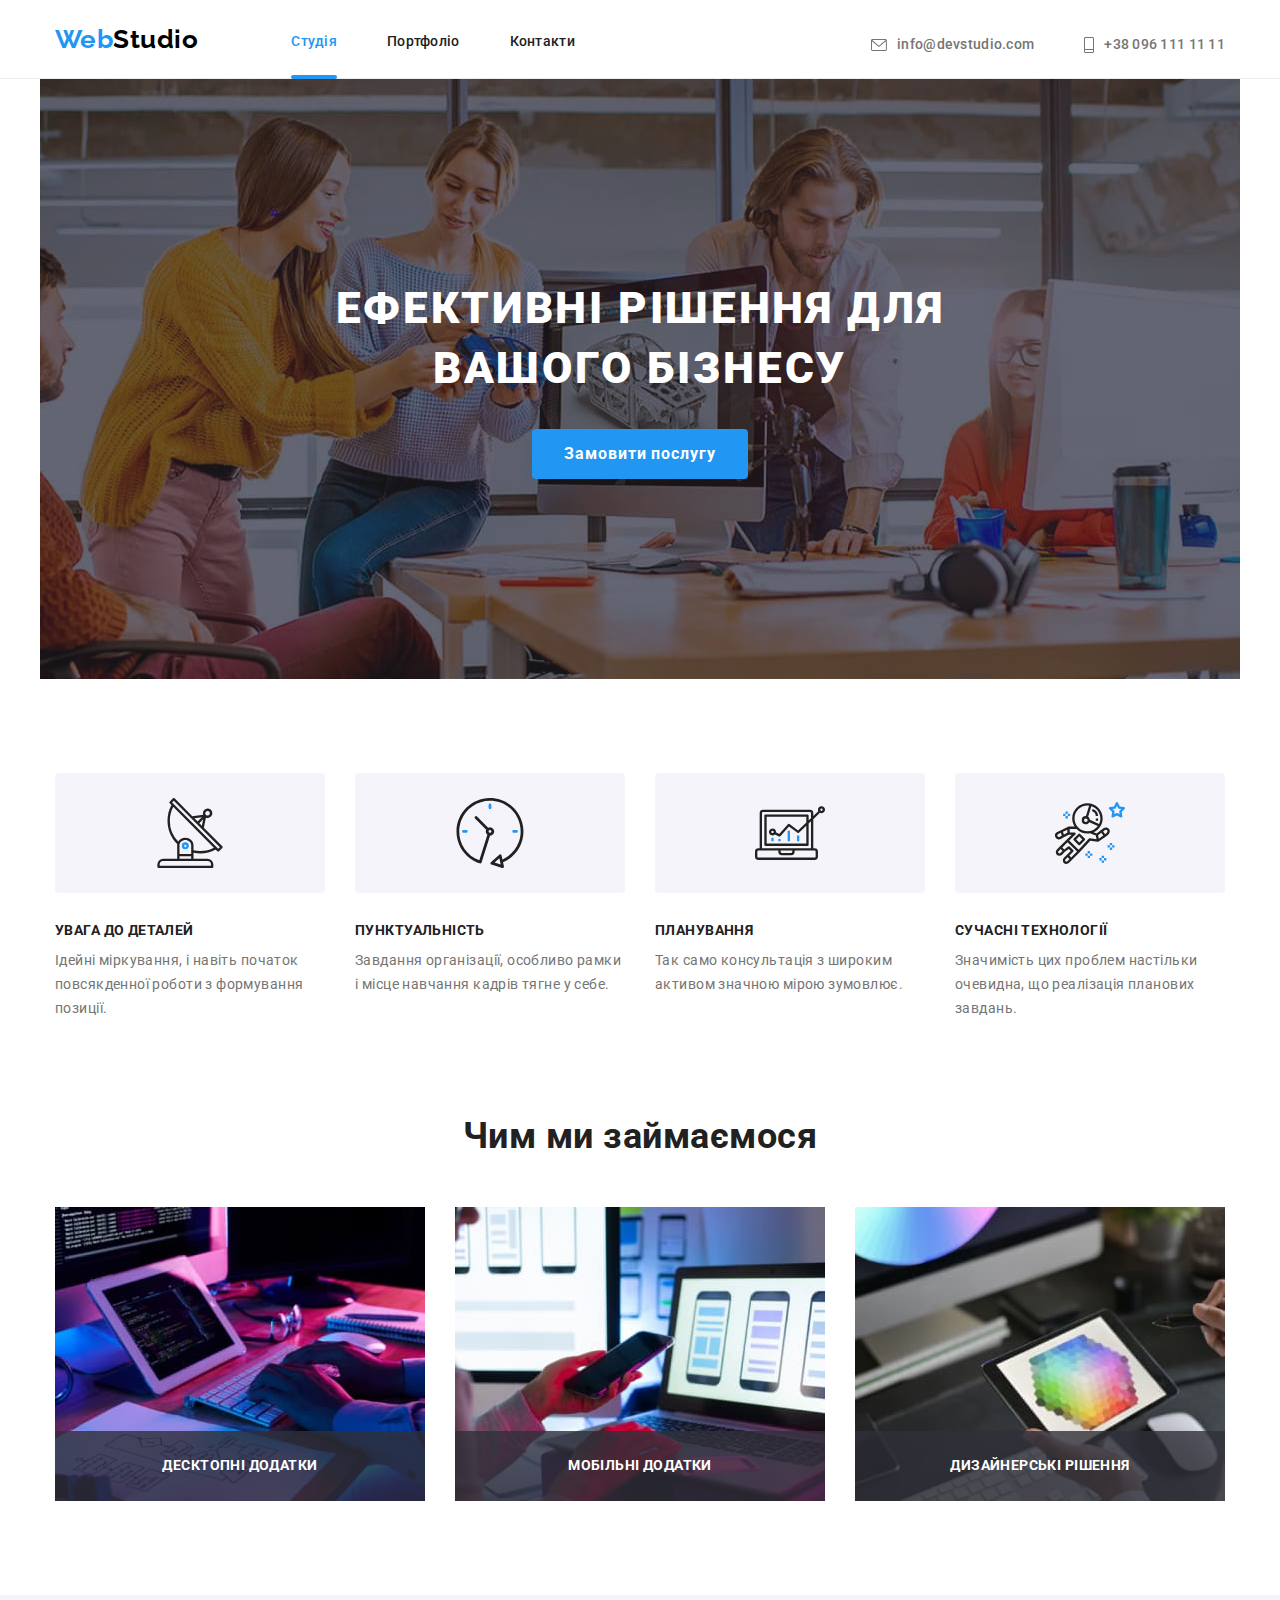
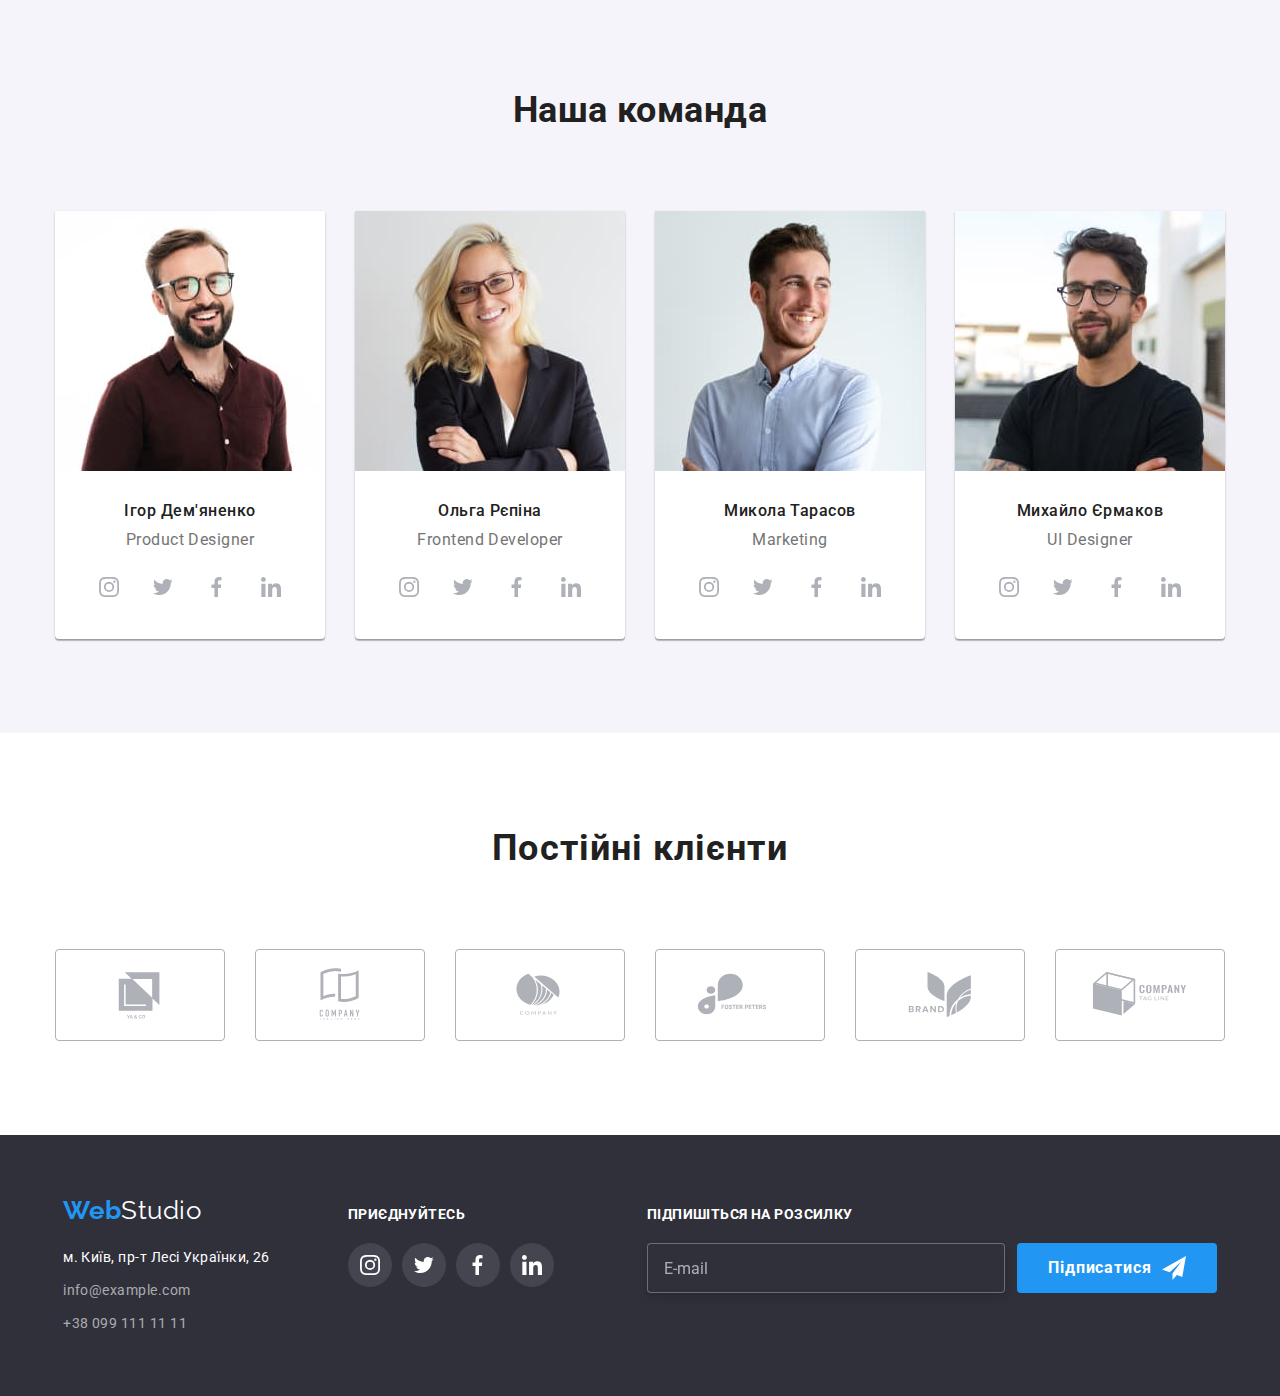
<file: index.html>
<!DOCTYPE html>
<html lang="uk">
<head>
    <meta charset="UTF-8">
    <meta http-equiv="X-UA-Compatible" content="IE=edge">
    <meta name="viewport" content="width=device-width, initial-scale=1.0">
    <title>Webstudio</title>
    <link rel="preconnect" href="https://fonts.googleapis.com"/>
    <link rel="preconnect" href="https://fonts.gstatic.com" crossorigin/>
    <link href="https://fonts.googleapis.com/css2?family=Raleway:wght@700&family=Roboto:ital,wght@0,400;0,500;0,700;1,900&display=swap" rel="stylesheet"/>
    <link rel="stylesheet" href="https://cdnjs.cloudflare.com/ajax/libs/modern-normalize/1.1.0/modern-normalize.min.css"> 
    <link rel="stylesheet" href="./css/main.min.css"/>
</head>
<body>
    <header class="header">
      <div class="container page-header__container">
        <div class="tablet">
          <nav class="nav-studio">
            <div class="mobile-page-header__container">
              <a class="ligotip" href="./index.html"
                ><span class="logo__element">Web</span>Studio</a
              >
              <button type="button" class="open-mobile-menu-btn" data-menu-open>
                <svg class="open-mobile-menu-btn__icon">
                  <use href="./images/icons.svg#icon-menu"></use>
                </svg>
              </button>
            </div>
            <ul class="navilink">
              <li class="menu__item">
                <a
                  href="./index.html"
                  class="link current navi-line menu-item__link"
                  >Студія</a
                >
              </li>
              <li class="menu__item">
                <a href="./portfolio.html" class="link menu-item__link"
                  >Портфоліо</a
                >
              </li>
              <li class="menu__item">
                <a href="#contact" class="link menu-item__link">Контакти</a>
              </li>
            </ul>
          </nav>
          <ul class="studio-contact-header">
            <li class="studio-contact__header-item">
              <a href="mailto:info@devstudio.com" class="mail__info"
                ><svg class="mail__logo">
                  <use href="./images/icons.svg#icon-envelope"></use></svg>info@devstudio.com</a>
            </li>
            <li class="studio-contact__header-item">
              <a href="tel:+380961111111" class="tel__info">
                <svg class="tel__logo">
                  <use href="./images/icons.svg#icon-phone"></use></svg>+38 096 111 11 11</a
              >
            </li>
          </ul>
        </div>
      </div>
      <div class="mobile-menu" data-menu>
        <div class="container mobile-menu__container">
          <button class="mobile-menu__close-btn" data-menu-close>
            <svg class="mobile-menu__close-icon">
              <use href="./images/icons.svg#icon-clooosed"></use>
            </svg>
          </button>

          <ul class="navilink-mobile">
            <li class="menu__item-mobile">
              <a href="./index.html" class="link menu-item__link current"
                >Студія</a
              >
            </li>
            <li class="menu__item-mobile">
              <a href="./portfolio.html" class="link menu-item__link"
                >Портфоліо</a
              >
            </li>
            <li class="menu__item-mobile">
              <a href="#contact" class="link menu-item__link">Контакти</a>
            </li>
          </ul>
          <ul class="mobile-studio-contact-header">
            <li class="mobile-tel__info">
              <a href="tel:+380961111111" class="link mobile-tel__link">
                +38 096 111 11 11</a
              >
            </li>
            <li class="mobile-mail__info">
              <a href="mailto:info@devstudio.com" class="link mobile-mail__link"
                >info@devstudio.com</a
              >
            </li>
          </ul>
          <div>
            <ul class="mobile-social-icon-list">
              <li class="mobile-social__icon-item">
                <a
                  class="link mobile-social__link"
                  href=""
                  >Instagram</a
                >
              </li>
              <li class="mobile-social__icon-item">
                <a class="link mobile-social__link" href=""
                  >Twitter</a
                >
              </li>
              <li class="mobile-social__icon-item">
                <a
                  class="link mobile-social__link"
                  href=""
                  >facebook
                </a>
              </li>
              <li class="mobile-social__icon-item">
                <a
                  class="link mobile-social__link"
                  href=""
                  >linkedin
                </a>
              </li>
            </ul>
          </div>
        </div>
      </div>
    </header>
    <main>
      <section class="hero">
        <div class="container">
          <h1 class="title-text">Ефективні рішення для вашого бізнесу</h1>
          <button class="button-studio" data-modal-open type="button">
            Замовити послугу
          </button>
        </div>
      </section>
      <section class="hidden">
        <div class="section-ourfeatures container">
          <h2 class="visually-hidden">Наші особливості</h2>
          <ul class="our-features">
            <li class="characteristic__point">
              <div class="icon-bg">
                <svg aria-label="антена" class="our-features-icon">
                  <use href="./images/icons.svg#icon-antenna"></use>
                </svg>
              </div>
              <h3 class="characteristic">Увага до деталей</h3>
              <p class="point">
                Ідейні міркування, і навіть початок повсякденної роботи з
                формування позиції.
              </p>
            </li>
            <li class="characteristic__point">
              <div class="icon-bg">
                <svg aria-label="годинник" class="our-features-icon">
                  <use href="./images/icons.svg#icon-clock"></use>
                </svg>
              </div>
              <h3 class="characteristic">Пунктуальність</h3>
              <p class="point">
                Завдання організації, особливо рамки і місце навчання кадрів
                тягне у себе.
              </p>
            </li>
            <li class="characteristic__point">
              <div class="icon-bg">
                <svg aria-label="діаграмма" class="our-features-icon">
                  <use href="./images/icons.svg#icon-diagram"></use>
                </svg>
              </div>
              <h3 class="characteristic">Планування</h3>
              <p class="point">
                Так само консультація з широким активом значною мірою зумовлює.
              </p>
            </li>
            <li class="characteristic__point">
              <div class="icon-bg">
                <svg aria-label="астронавт" class="our-features-icon">
                  <use href="./images/icons.svg#icon-astronaut"></use>
                </svg>
              </div>
              <h3 class="characteristic">Сучасні технології</h3>
              <p class="point">
                Значимість цих проблем настільки очевидна, що реалізація
                планових завдань.
              </p>
            </li>
          </ul>
        </div>
      </section>
      <section>
        <div class="resume-section">
          <div class="container">
            <h2 class="resume-title">Чим ми займаємося</h2>
            <ul class="resume">
              <li>
                <div class="resume-box">
                  <p class="overley__resume">Десктопні додатки</p>
                  <picture>
                    <source media="(min-width: 1200px)" srcset="./images/desktop/resume/desktopp.jpg 1x, ./images/desktop/resume/desktopp@2x.jpg 2x">
                    <source type="image/webp" media="(min-width: 1200px)" srcset="./images/desktop/resume.webp/desktopp.webp 1x, ./images/desktop/resume/desktopp@2x.webp 2x">

                  <img src="./images/desktop/resume/desktopp.jpg" alt="комп" width="370" />
                </picture>
                </div>
              </li>
              <li>
                <div class="resume-box">
                  <p class="overley__resume">Мобільні додатки</p>
                  <picture>
                    <source media="(min-width: 1200px)" srcset="./images/desktop/resume/mobille.jpg 1x, ./images/desktop/resume/mobille@2x.jpg 2x">
                    <source type="image/webp" media="(min-width: 1200px)" srcset="./images/desktop/resume.webp/mobille.webp 1x, ./images/desktop/resume/mobille@2x.webp 2x">

                  <img src="./images/desktop/resume/mobille.jpg" alt="телефон" width="370" />
                </picture>
                </div>
              </li>
              <li>
                <div class="resume-box">
                  <p class="overley__resume">Дизайнерські рішення</p>
                  <picture>
                    <source media="(min-width: 1200px)" srcset="./images/desktop/resume/designs.jpg 1x, ./images/desktop/resume/designs@2x.jpg 2x">
                    <source type="image/webp" media="(min-width: 1200px)" srcset="./images/desktop/resume.webp/designs.webp 1x, ./images/desktop/resume/designs@2x.webp 2x">

                  <img src="./images/desktop/resume/designs.jpg" alt="планшет" width="370" />
                </picture>
                </div>
              </li>
            </ul>
          </div>
        </div>
      </section>
      <section class="team container">
        <div class="container">
          <h2 class="team-title">Наша команда</h2>
          <ul class="team-list">
            <li class="team__member">
              <picture>
                <source media="(min-width: 1200px)" srcset="./images/desktop/team/igordem.jpg 1x, ./images/desktop/team/igordem@2x.jpg 2x">
                <source type="image/webp" media="(min-width: 1200px)" srcset="./images/desktop/team.webp/igordem.webp 1x, ./images/desktop/team/igordem@2x.webp 2x">

                <source media="(min-width: 768px)" srcset="./images/tablet/team/igordem.jpg 1x, ./images/desktop/team/igordem@2x.jpg 2x">
                <source type="image/webp" media="(min-width: 768px)" srcset="./images/tablet/team.webp/igordem.webp 1x, ./images/desktop/team/igordem@2x.webp 2x">

                <source media="(max-width: 767px)" srcset="./images/mobile/team/igordem.jpg 1x, ./images/desktop/team/igordem@2x.jpg 2x">
                <source type="image/webp" media="(max-width: 767px)" srcset="./images/mobile/team.webp/igordem.webp 1x, ./images/desktop/team/igordem@2x.webp 2x">

              <img
                class="patricipant__foto"
                src="./images/mobile/team/igordem.jpg"
                alt="фото_ігор_дем'яненко"
              />
            </picture>
              <div class="participant-speciality">
                <h3 class="participant-name">Ігор Дем'яненко</h3>
                <p class="specialty">Product Designer</p>
                <ul class="social-icon-list">
                  <li>
                    <a class="social__link" href="">
                      <svg class="social__icon">
                        <use href="./images/icons.svg#icon-instagram"></use>
                      </svg>
                    </a>
                  </li>
                  <li>
                    <a class="social__link" href="">
                      <svg class="social__icon">
                        <use href="./images/icons.svg#icon-tviter"></use>
                      </svg>
                    </a>
                  </li>
                  <li>
                    <a class="social__link" href="">
                      <svg class="social__icon">
                        <use href="./images/icons.svg#icon-facebook"></use>
                      </svg>
                    </a>
                  </li>
                  <li>
                    <a class="social__link" href="">
                      <svg class="social__icon">
                        <use href="./images/icons.svg#icon-linkedin"></use>
                      </svg>
                    </a>
                  </li>
                </ul>
              </div>
            </li>
            <li class="team__member">
              <picture>
                <source media="(min-width: 1200px)" srcset="./images/desktop/team/olgarep.jpg 1x, ./images/desktop/team/olgarep@2x.jpg 2x">
                <source type="image/webp" media="(min-width: 1200px)" srcset="./images/desktop/team.webp/olgarep.webp 1x, ./images/desktop/team/olgarep@2x.webp 2x">

                <source media="(min-width: 768px)" srcset="./images/tablet/team/olgarep.jpg 1x, ./images/tablet/team/olgarep@2x.jpg 2x">
                <source type="image/webp" media="(min-width: 768px)" srcset="./images/tablet/team.webp/olgarep.webp 1x, ./images/tablet/team/olgarep@2x.webp 2x">

                <source media="(max-width: 767px)" srcset="./images/mobile/team/olgarep.jpg 1x, ./images/mobile/team/olgarep@2x.jpg 2x">
                <source type="image/webp" media="(max-width: 767px)" srcset="./images/mobile/team.webp/olgarep.webp 1x, ./images/mobile/team/olgarep@2x.webp 2x">

              <img
                class="patricipant__foto"
                src="./images/mobile/team/olgarep.jpg"
                alt="фото_ольга_рєпіна"
              />
            </picture>
              <div class="participant-speciality">
                <h3 class="participant-name">Ольга Рєпіна</h3>
                <p class="specialty">Frontend Developer</p>
                <ul class="social-icon-list">
                  <li>
                    <a class="social__link" href="">
                      <svg class="social__icon">
                        <use href="./images/icons.svg#icon-instagram"></use>
                      </svg>
                    </a>
                  </li>
                  <li>
                    <a class="social__link" href="">
                      <svg class="social__icon">
                        <use href="./images/icons.svg#icon-tviter"></use>
                      </svg>
                    </a>
                  </li>
                  <li>
                    <a class="social__link" href="">
                      <svg class="social__icon">
                        <use href="./images/icons.svg#icon-facebook"></use>
                      </svg>
                    </a>
                  </li>
                  <li>
                    <a class="social__link" href="">
                      <svg class="social__icon">
                        <use href="./images/icons.svg#icon-linkedin"></use>
                      </svg>
                    </a>
                  </li>
                </ul>
              </div>
            </li>
            <li class="team__member">
              <picture>
                <source media="(min-width: 1200px)" srcset="./images/desktop/team/nikolaytar.jpg 1x, ./images/desktop/team/nikolaytar@2x.jpg 2x">
                <source type="image/webp" media="(min-width: 1200px)" srcset="./images/desktop/team.webp/nikolaytar.webp 1x, ./images/desktop/team/nikolaytar@2x.webp 2x">

                <source media="(min-width: 768px)" srcset="./images/tablet/team/nikolaytar.jpg 1x, ./images/tablet/team/nikolaytar@2x.jpg 2x">
                <source type="image/webp" media="(min-width: 768px)" srcset="./images/tablet/team.webp/nikolaytar.webp 1x, ./images/tablet/team/nikolaytar@2x.webp 2x">

                <source media="(max-width: 767px)" srcset="./images/mobile/team/nikolaytar.jpg 1x, ./images/mobile/team/nikolaytar@2x.jpg 2x">
                <source type="image/webp" media="(max-width: 767px)" srcset="./images/mobile/team.webp/nikolaytar.webp 1x, ./images/mobile/team/nikolaytar@2x.webp 2x">

              <img
                class="patricipant__foto"
                src="./images/mobile/team/nikolaytar.jpg"
                alt="фото_микола_тарасов"
              />
            </picture>
              <div class="participant-speciality">
                <h3 class="participant-name">Микола Тарасов</h3>
                <p class="specialty">Marketing</p>
                <ul class="social-icon-list">
                  <li>
                    <a class="social__link" href="">
                      <svg class="social__icon">
                        <use href="./images/icons.svg#icon-instagram"></use>
                      </svg>
                    </a>
                  </li>
                  <li>
                    <a class="social__link" href="">
                      <svg class="social__icon">
                        <use href="./images/icons.svg#icon-tviter"></use>
                      </svg>
                    </a>
                  </li>
                  <li>
                    <a class="social__link" href="">
                      <svg class="social__icon">
                        <use href="./images/icons.svg#icon-facebook"></use>
                      </svg>
                    </a>
                  </li>
                  <li>
                    <a class="social__link" href="">
                      <svg class="social__icon">
                        <use href="./images/icons.svg#icon-linkedin"></use>
                      </svg>
                    </a>
                  </li>
                </ul>
              </div>
            </li>
            <li class="team__member">
              <picture>
                <source media="(min-width: 1200px)" srcset="./images/desktop/team/mihailerm.jpg 1x, ./images/desktop/team/mihailerm@2x.jpg 2x">
                <source type="image/webp" media="(min-width: 1200px)" srcset="./images/desktop/team.webp/mihailerm.webp 1x, ./images/desktop/team/mihailerm@2x.webp 2x">

                <source media="(min-width: 768px)" srcset="./images/tablet/team/mihailerm.jpg 1x, ./images/tablet/team/mihailerm@2x.jpg 2x">
                <source type="image/webp" media="(min-width: 768px)" srcset="./images/tablet/team.webp/mihailerm.webp 1x, ./images/tablet/team/mihailerm@2x.webp 2x">

                <source media="(max-width: 767px)" srcset="./images/mobile/team/mihailerm.jpg 1x, ./images/mobile/team/mihailerm@2x.jpg 2x">
                <source type="image/webp" media="(max-width: 767px)" srcset="./images/mobile/team.webp/mihailerm.webp 1x, ./images/mobile/team/mihailerm@2x.webp 2x">

              <img
                class="patricipant__foto"
                src="./images/mobile/team/mihailerm.jpg"
                alt="фото_михайло_єрмаков"
              />
            </picture>
              <div class="participant-speciality">
                <h3 class="participant-name">Михайло Єрмаков</h3>
                <p class="specialty">UI Designer</p>
                <ul class="social-icon-list">
                  <li>
                    <a class="social__link" href="">
                      <svg class="social__icon">
                        <use href="./images/icons.svg#icon-instagram"></use>
                      </svg>
                    </a>
                  </li>
                  <li>
                    <a class="social__link" href="">
                      <svg class="social__icon">
                        <use href="./images/icons.svg#icon-tviter"></use>
                      </svg>
                    </a>
                  </li>
                  <li>
                    <a class="social__link" href="">
                      <svg class="social__icon">
                        <use href="./images/icons.svg#icon-facebook"></use>
                      </svg>
                    </a>
                  </li>
                  <li>
                    <a class="social__link" href="">
                      <svg class="social__icon">
                        <use href="./images/icons.svg#icon-linkedin"></use>
                      </svg>
                    </a>
                  </li>
                </ul>
              </div>
            </li>
          </ul>
        </div>
      </section>
      <section class="regular-customers">
        <div class="container">
          <h2 class="regular-customers-title">Постійні клієнти</h2>
          <ul class="page-regular-customers">
            <li class="customers__item">
              <a class="regular-customers-icon-bg" href="">
                <svg class="regular-customers-icon" width="106px" height="60px">
                  <use href="./images/icons.svg#icon-client1"></use>
                </svg>
              </a>
            </li>
            <li class="customers__item">
              <a class="regular-customers-icon-bg" href="">
                <svg class="regular-customers-icon" width="106px" height="60px">
                  <use href="./images/icons.svg#icon-client2"></use>
                </svg>
              </a>
            </li>
            <li class="customers__item">
              <a class="regular-customers-icon-bg" href="">
                <svg class="regular-customers-icon" width="106px" height="60px">
                  <use href="./images/icons.svg#icon-client3"></use>
                </svg>
              </a>
            </li>
            <li class="customers__item">
              <a class="regular-customers-icon-bg" href="">
                <svg class="regular-customers-icon" width="106px" height="60px">
                  <use href="./images/icons.svg#icon-client4"></use>
                </svg>
              </a>
            </li>
            <li class="customers__item">
              <a class="regular-customers-icon-bg" href="">
                <svg class="regular-customers-icon" width="106px" height="60px">
                  <use href="./images/icons.svg#icon-client5"></use>
                </svg>
              </a>
            </li>
            <li class="customers__item">
              <a class="regular-customers-icon-bg" href="">
                <svg class="regular-customers-icon" width="106px" height="60px">
                  <use href="./images/icons.svg#icon-client6"></use>
                </svg>
              </a>
            </li>
          </ul>
        </div>
      </section>
    </main>
    <footer">
      <section class="footer-studio-portfolio">
        <div class="container container-list">
          <div class="contact__block">
            <a class="footer-logo" href=""
              ><span class="logo__web">Web</span>Studio</a
            >
            <address class="contact-studio-portfolio">
              <ul class="footercontact">
                <li class="maps-studio-portfolio">
                  <a
                    href="https://goo.gl/maps/CPtrU1FHBa2aNyZL9"
                    class="footercontact__maps foot-contact-link"
                    target="_blank"
                    rel="noopener noreferrer nofollow"
                    >м. Київ, пр-т Лесі Українки, 26</a
                  >
                </li>
                <li id="contact" class="mail-studio-portfolio">
                  <a
                    href="mailto:info@example.com"
                    class="footercontact__mail foot-contact-link"
                    >info@example.com</a
                  >
                </li>
                <li class="tel-studio-portfolio">
                  <a
                    href="tel:+380991111111"
                    class="footercontact__tel foot-contact-link"
                    >+38 099 111 11 11</a
                  >
                </li>
              </ul>
            </address>
          </div>
          <div class="cont-footer-social">
            <p class="footer-title">приєднуйтесь</p>
            <div class="footer-social-list">
              <ul class="footer-social-icon-list">
                <li>
                  <a
                    class="footer-social__link"
                    href=""
                  >
                    <svg class="footer-social__icon">
                      <use href="./images/icons.svg#icon-instagram"></use>
                    </svg>
                  </a>
                </li>
                <li>
                  <a class="footer-social__link" href="">
                    <svg class="footer-social__icon">
                      <use href="./images/icons.svg#icon-tviter"></use>
                    </svg>
                  </a>
                </li>
                <li>
                  <a
                    class="footer-social__link"
                    href=""
                  >
                    <svg class="footer-social__icon">
                      <use href="./images/icons.svg#icon-facebook"></use>
                    </svg>
                  </a>
                </li>
                <li>
                  <a
                    class="footer-social__link"
                    href=""
                  >
                    <svg class="footer-social__icon">
                      <use href="./images/icons.svg#icon-linkedin"></use>
                    </svg>
                  </a>
                </li>
              </ul>
            </div>
          </div>
          <div class="footer-form">
            <p class="footer-form-text">підпишіться на розсилку</p>
            <form class="footer-send-form">
              <label class="footer-form-field">
                <input
                  type="email"
                  class="footer-form__input"
                  required
                  pattern="[a-zA-Z0-9]+@[a-zA-Z0-9]+\.[a-zA-Z0-9]+"
                  name="user-email"
                  placeholder="E-mail"
                />
              </label>
              <div>
                <button type="submit" class="footer-form-submit">
                  Підписатися
                  <svg class="footer-icon-send">
                    <use href="./images/icons.svg#icon-iconsend"></use>
                  </svg>
                </button>
              </div>
            </form>
          </div>
        </div>
      </section>
    </footer>

    
       <div class="backdrop is-hidden " data-modal>
      <div class="modal">
        <button type="button" data-modal-close class="modal-close-btn">
          <svg class="btn__close" width="11px" height="11px">
            <use href="./images/icons.svg#icon-clooosed"></use>
          </svg>
        </button>
        <p class="modal-form-title">Залиште свої дані, ми вам передзвонимо</p>
        <form class="modal-form">
          <label class="modal-form__field">
            <span class="modal-form__field-description"> Ім'я</span>
            <span class="modal-form__input-wrapper">
              <input
                type="text"
                class="modal-form__input"
                required
                pattern="[a-zA-Zа-яА-ЯіІїЇ]+"
                name="user-name"
              />
              <span class="modal-form-input-icon">
                <svg class="input-icon">
                  <use href="./images/icons.svg#icon-personname"></use>
                </svg>
              </span>
            </span>
          </label>

          <label class="modal-form__field">
            <span class="modal-form__field-description">Телефон</span>
            <span class="modal-form__input-wrapper">
              <input
                type="tel"
                class="modal-form__input"
                required
                pattern="[0-9]{3}-[0-9]{3}-[0-9]{2}-[0-9]{2}"
                title="xxx-xxx-xx-xx"
                name="user-phone"
              />
              <span class="modal-form-input-icon">
                <svg class="input-icon">
                  <use href="./images/icons.svg#icon-call"></use>
                </svg>
              </span>
            </span>
          </label>
          <label class="modal-form__field">
            <span class="modal-form__field-description">Пошта</span>
            <span class="modal-form__input-wrapper">
              <input
                type="email"
                class="modal-form__input"
                required
                pattern="[a-zA-Z0-9]+@[a-zA-Z0-9]+\.[a-zA-Z0-9]+"
                name="user-email"
              />
              <span class="modal-form-input-icon">
                <svg class="input-icon">
                  <use href="./images/icons.svg#icon-lettericon"></use>
                </svg>
              </span>
            </span>
          </label>
          <label class="modal-form__field">
            <span class="modal-form__field-description">Коментар</span>
            <textarea
              class="modal-form-message"
              name="user_message"
              placeholder="Введіть текст"
            ></textarea>
          </label>
          <label class="modal-form-check-field">
            <input
              class="modal-form__check"
              name="user_policy"
              type="checkbox"
              required
            />
            <svg class="modal-castom-checkbox">
              <use
                class="modal-castom-checkbox-icon"
                href="./images/icons.svg#icon-galka"
              ></use>
            </svg>
            Погоджуюся з розсилкою та приймаю&nbsp;
            <a class="policy-text" href="">Умови договору</a>
          </label>
          <button type="submit" class="modal-form-submit">Відправити</button>
        </form>
      </div>
    </div>
    <script src="./js/modal.js"></script>
    <script src="./js/menu.js"></script>
  </body>
</html>
</file>
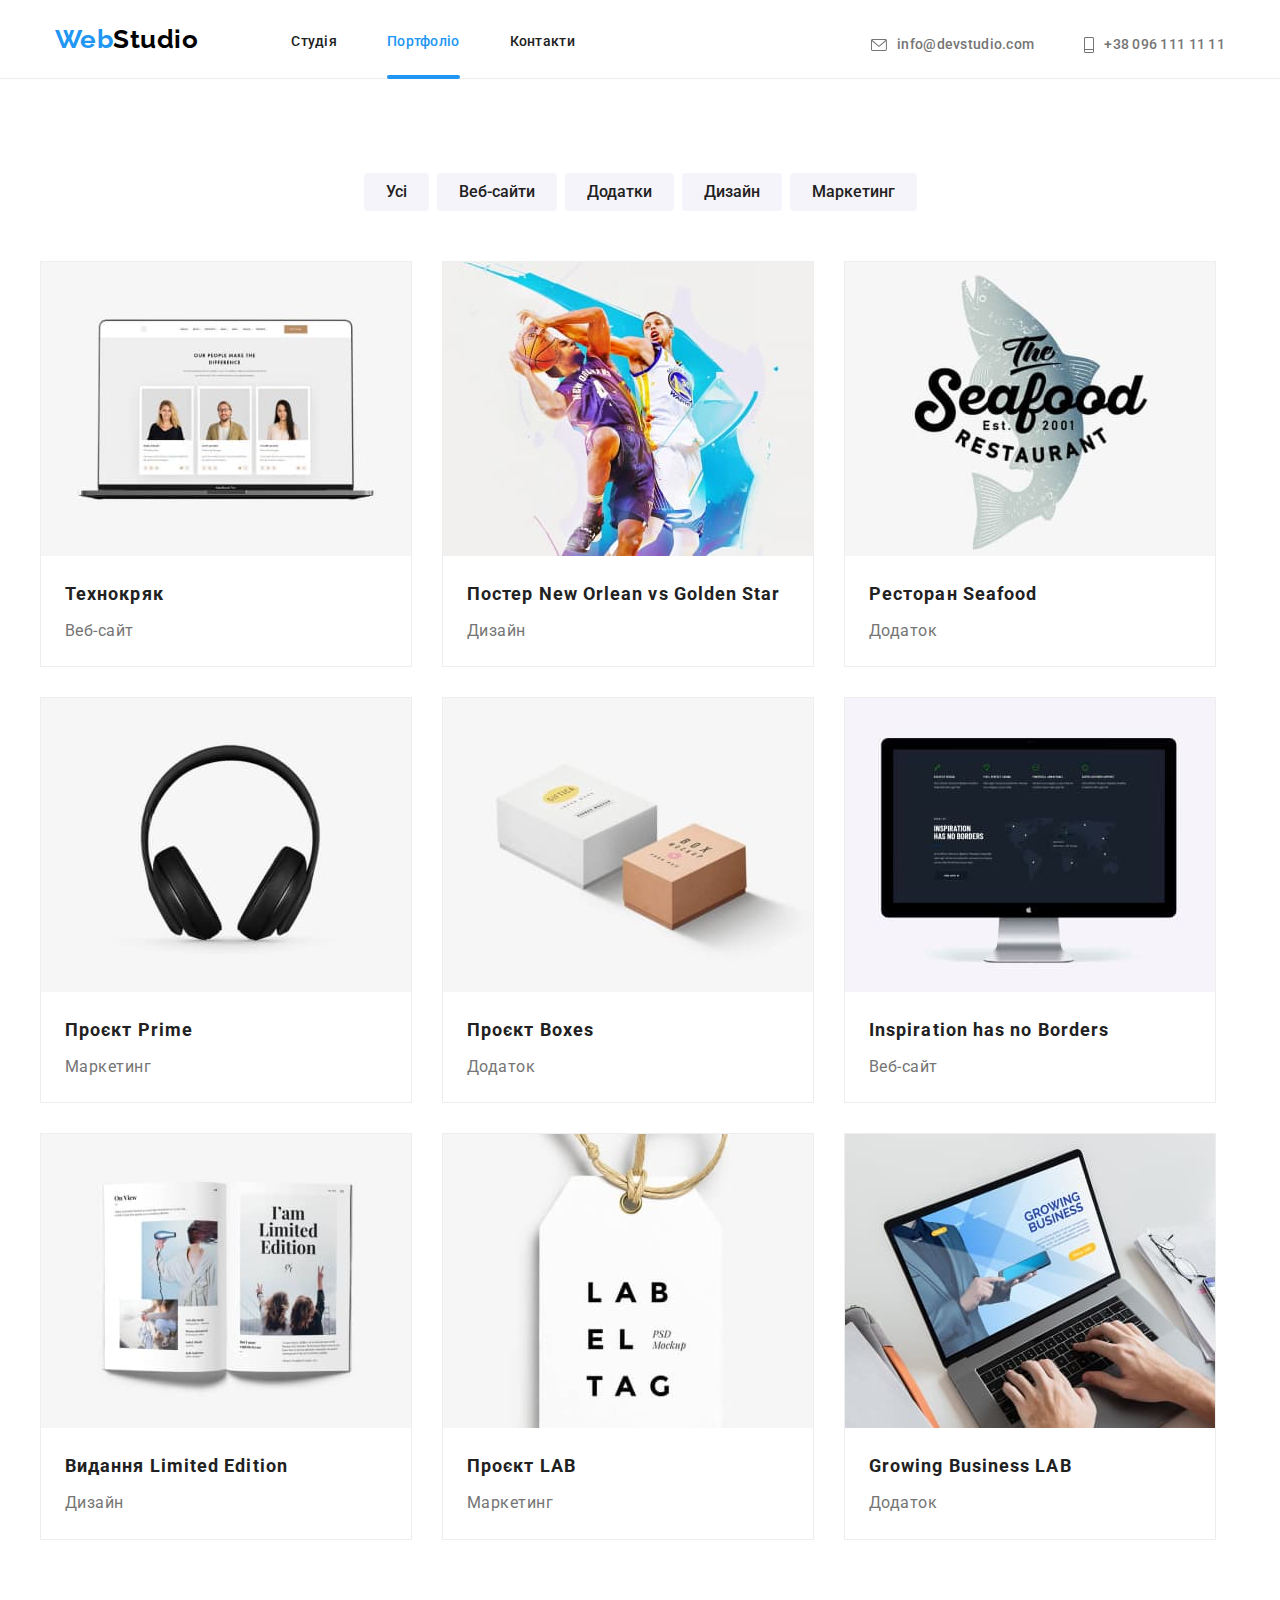
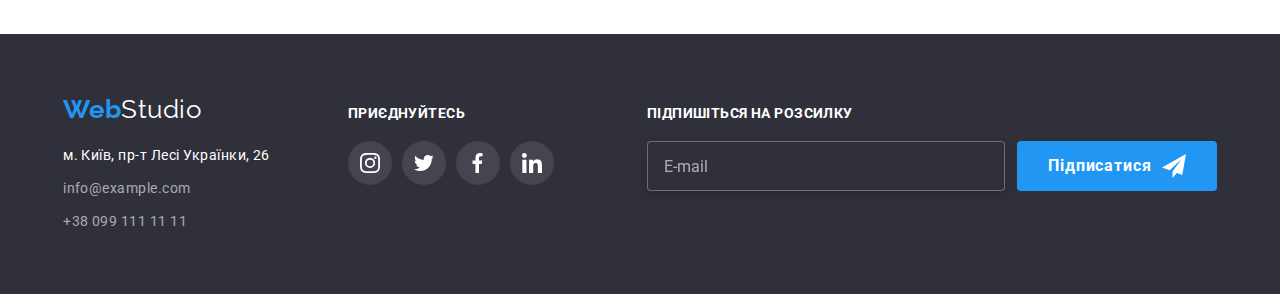
<file: portfolio.html>
<!DOCTYPE html>
<html lang="uk">
  <head>
    <meta charset="UTF-8" />
    <meta name="viewport" content="width=device-width, initial-scale=1.0" />
    <title>portfolio</title>
    <link rel="preconnect" href="https://fonts.googleapis.com" />
    <link rel="preconnect" href="https://fonts.gstatic.com" crossorigin />
    <link
      href="https://fonts.googleapis.com/css2?family=Raleway:wght@700&family=Roboto:wght@400;500;700;900&display=swap"
      rel="stylesheet"
    />
    <link
      rel="stylesheet"
      href="https://cdn.jsdelivr.net/npm/modern-normalize@1.1.0/modern-normalize.min.css"
    />
    <link rel="stylesheet" href="./css/main.min.css" />
  </head>
  <body>
    <header class="header">
      <div class="container page-header__container">
        <div class="tablet">
          <nav class="nav-studio">
            <div class="mobile-page-header__container">
              <a class="ligotip" href="./index.html"
                ><span class="logo__element">Web</span>Studio</a
              >
              <button type="button" class="open-mobile-menu-btn" data-menu-open>
                <svg class="open-mobile-menu-btn__icon">
                  <use href="./images/icons.svg#icon-menu"></use>
                </svg>
              </button>
            </div>
            <ul class="navilink">
              <li class="menu__item">
                <a href="./index.html" class="link menu-item__link">Студія</a>
              </li>
              <li class="menu__item">
                <a
                  href="./portfolio.html"
                  class="link navi-line current menu-item__link"
                  >Портфоліо</a
                >
              </li>
              <li class="menu__item">
                <a href="#contact" class="link menu-item__link">Контакти</a>
              </li>
            </ul>
          </nav>
          <ul class="studio-contact-header">
            <li class="studio-contact__header-item">
              <a href="mailto:info@devstudio.com" class="mail__info">
                <svg class="mail__logo">
                  <use href="./images/icons.svg#icon-envelope"></use>
                  </svg>info@devstudio.com</a>
            </li>
            <li class="studio-contact__header-item">
              <a href="tel:+380961111111" class="tel__info">
                <svg class="tel__logo">
                  <use href="./images/icons.svg#icon-phone"></use></svg>+38 096 111 11 11</a>
            </li>
          </ul>
        </div>
      </div>
      <div class="mobile-menu" data-menu>
        <div class="container mobile-menu__container">
          <button class="mobile-menu__close-btn" data-menu-close>
            <svg class="mobile-menu__close-icon">
              <use href="./images/icons.svg#icon-clooosed"></use>
            </svg>
          </button>

          <ul class="navilink-mobile">
            <li class="menu__item-mobile">
              <a href="./index.html" class="link menu-item__link"
                >Студія</a
              >
            </li>
            <li class="menu__item-mobile">
              <a href="./portfolio.html" class="link menu-item__link current"
                >Портфоліо</a
              >
            </li>
            <li class="menu__item-mobile">
              <a href="#contact" class="link menu-item__link">Контакти</a>
            </li>
          </ul>
          <ul class="mobile-studio-contact-header">
            <li class="mobile-tel__info">
              <a href="tel:+380961111111" class="link mobile-tel__link">
                +38 096 111 11 11</a
              >
            </li>
            <li class="mobile-mail__info">
              <a href="mailto:info@devstudio.com" class="link mobile-mail__link"
                >info@devstudio.com</a
              >
            </li>
          </ul>
          <div>
            <ul class="mobile-social-icon-list">
              <li class="mobile-social__icon-item">
                <a
                  class="link mobile-social__link"
                  href=""
                  >Instagram</a
                >
              </li>
              <li class="mobile-social__icon-item">
                <a class="link mobile-social__link" href=""
                  >Twitter</a
                >
              </li>
              <li class="mobile-social__icon-item">
                <a
                  class="link mobile-social__link"
                  href=""
                  >facebook
                </a>
              </li>
              <li class="mobile-social__icon-item">
                <a
                  class="link mobile-social__link"
                  href=""
                  >linkedin
                </a>
              </li>
            </ul>
          </div>
        </div>
      </div>
    </header>
    <main>
      <section class="page-potfolio container">
        <div class="container">
          <h1 class="visually-hidden">portfolio</h1>
          <ul class="portfolio-button">
            <li><button type="button">Усі</button></li>
            <li><button type="button">Веб-сайти</button></li>
            <li><button type="button">Додатки</button></li>
            <li><button type="button">Дизайн</button></li>
            <li><button class="mobile-last-button" type="button">Маркетинг</button></li>
          </ul>
        </div>
          <ul class="portfolio-img">
            <li>
              <a class="link portfolio-img__box" href="">
                <div class="overley-box">
                  <p class="overley">
                    Ресурс пропонує комплексні пропозиції з різним рівнем
                    функціоналу та сервісів. Все це дозволить відвідувачу
                    отримати вичерпні відомості про компанію чи приватну особу.
                  </p>
                <picture>
                  <source media="(min-width: 1200px)" srcset="./images/desktop/portfolio/portfolio.jpg 1x, ./images/desktop/portfolio/portfolio@2x.jpg 2x">
                  <source type="image/webp" media="(min-width: 1200px)" srcset="./images/desktop/portfolio.webp/portfolio.webp 1x, ./images/desktop/portfolio/portfolio@2x.webp 2x">

                  <source media="(min-width: 768px)" srcset="./images/tablet/portfolio/portfolio.jpg 1x, ./images/tablet/portfolio/portfolio@2x.jpg 2x">
                  <source type="image/webp" media="(min-width: 768px)" srcset="./images/tablet/portfolio.webp/portfolio.webp 1x, ./images/tablet/portfolio/portfolio@2x.webp 2x">

                  <source media="(max-width: 767px)" srcset="./images/mobile/portfolio/portfolio.jpg 1x, ./images/mobile/portfolio/portfolio@2x.jpg 2x">
                  <source type="image/webp" media="(max-width: 767px)" srcset="./images/mobile/portfolio.webp/portfolio.webp 1x, ./images/mobile/portfolio/portfolio@2x.webp 2x">

                  <img class="portfolio__img"
                    src="./images/mobile/portfolio/portfolio.jpg"
                    alt="Фото сайту технокряк"
                    
                  />
                </picture>
                </div>
                <div class="chapter-group">
                  <h2 class="portfolio-chapter">Технокряк</h2>
                  <p class="portfolio-group">Веб-сайт</p>
                </div>
              </a>
            </li>
            <li>
              <a class="link portfolio-img__box" href="">
                <div class="overley-box">
                  <p class="overley">
                    Ресурс пропонує комплексні пропозиції з різним рівнем
                    функціоналу та сервісів. Все це дозволить відвідувачу
                    отримати вичерпні відомості про компанію чи приватну особу.
                  </p>
                <picture>
                  <source media="(min-width: 1200px)" srcset="./images/desktop/portfolio/posterbb.jpg 1x, ./images/desktop/portfolio/posterbb@2x.jpg 2x">
                  <source type="image/webp" media="(min-width: 1200px)" srcset="./images/desktop/portfolio.webp/posterbb.webp 1x, ./images/desktop/portfolio/posterbb@2x.webp 2x">

                  <source media="(min-width: 768px)" srcset="./images/tablet/portfolio/posterbb.jpg 1x, ./images/tablet/portfolio/posterbb@2x.jpg 2x">
                  <source type="image/webp" media="(min-width: 768px)" srcset="./images/tablet/portfolio.webp/posterbb.webp 1x, ./images/tablet/portfolio/posterbb@2x.webp 2x">

                  <source media="(max-width: 767px)" srcset="./images/mobile/portfolio/posterbb.jpg 1x, ./images/mobile/portfolio/posterbb@2x.jpg 2x">
                  <source type="image/webp" media="(max-width: 767px)" srcset="./images/mobile/portfolio.webp/posterbb.webp 1x, ./images/mobile/portfolio/posterbb@2x.webp 2x">

                  <img class="portfolio__img"
                    src="./images/mobile/portfolio/posterbb.jpg"
                    alt="Фото приклад дизайну Постер New Orlean vs Golden Star"
                    
                  />
                </picture>
                </div>
                <div class="chapter-group">
                  <h2 class="portfolio-chapter">
                    Постер New Orlean vs Golden Star
                  </h2>
                  <p class="portfolio-group">Дизайн</p>
                </div>
              </a>
            </li>
            <li>
              <a class="link portfolio-img__box" href="">
                <div class="overley-box">
                  <p class="overley">
                    Ресурс пропонує комплексні пропозиції з різним рівнем
                    функціоналу та сервісів. Все це дозволить відвідувачу
                    отримати вичерпні відомості про компанію чи приватну особу.
                  </p>
                <picture>
                  <source media="(min-width: 1200px)" srcset="./images/desktop/portfolio/seafood.jpg 1x, ./images/desktop/portfolio/seafood@2x.jpg 2x">
                  <source type="image/webp" media="(min-width: 1200px)" srcset="./images/desktop/portfolio.webp/seafood.webp 1x, ./images/desktop/portfolio/seafood@2x.webp 2x">

                  <source media="(min-width: 768px)" srcset="./images/tablet/portfolio/seafood.jpg 1x, ./images/tablet/portfolio/seafood@2x.jpg 2x">
                  <source type="image/webp" media="(min-width: 768px)" srcset="./images/tablet/portfolio.webp/seafood.webp 1x, ./images/tablet/portfolio/seafood@2x.webp 2x">

                  <source media="(max-width: 767px)" srcset="./images/mobile/portfolio/seafood.jpg 1x, ./images/mobile/portfolio/seafood@2x.jpg 2x">
                  <source type="image/webp" media="(max-width: 767px)" srcset="./images/mobile/portfolio.webp/seafood.webp 1x, ./images/mobile/portfolio/seafood@2x.webp 2x">

                  <img class="portfolio__img"
                    src="./images/mobile/portfolio/seafood.jpg"
                    alt="Фото приклад додатку Ресторан Seafood"
                    
                  />
                </picture>
                </div>
                <div class="chapter-group">
                  <h2 class="portfolio-chapter">Ресторан Seafood</h2>
                  <p class="portfolio-group">Додаток</p>
                </div>
              </a>
            </li>
            <li>
              <a class="link portfolio-img__box" href="">
                <div class="overley-box">
                  <p class="overley">
                    Ресурс пропонує комплексні пропозиції з різним рівнем
                    функціоналу та сервісів. Все це дозволить відвідувачу
                    отримати вичерпні відомості про компанію чи приватну особу.
                  </p>
                <picture>
                  <source media="(min-width: 1200px)" srcset="./images/desktop/portfolio/headphon.jpg 1x, ./images/desktop/portfolio/headphon@2x.jpg 2x">
                  <source type="image/webp" media="(min-width: 1200px)" srcset="./images/desktop/portfolio.webp/headphon.webp 1x, ./images/desktop/portfolio/headphon@2x.webp 2x">

                  <source media="(min-width: 768px)" srcset="./images/tablet/portfolio/headphon.jpg 1x, ./images/tablet/portfolio/headphon@2x.jpg 2x">
                  <source type="image/webp" media="(min-width: 768px)" srcset="./images/tablet/portfolio.webp/headphon.webp 1x, ./images/tablet/portfolio/headphon@2x.webp 2x">

                  <source media="(max-width: 767px)" srcset="./images/mobile/portfolio/headphon.jpg 1x, ./images/mobile/portfolio/headphon@2x.jpg 2x">
                  <source type="image/webp" media="(max-width: 767px)" srcset="./images/mobile/portfolio.webp/headphon.webp 1x, ./images/mobile/portfolio/headphon@2x.webp 2x">

                  <img class="portfolio__img"
                    src="./images/mobile/portfolio/headphon.jpg"
                    alt="Фото приклад проєкт Prime"
                    
                  />
                </picture>
                </div>
                <div class="chapter-group">
                  <h2 class="portfolio-chapter">Проєкт Prime</h2>
                  <p class="portfolio-group">Маркетинг</p>
                </div>
              </a>
            </li>
            <li>
              <a class="link portfolio-img__box" href="">
                <div class="overley-box">
                  <p class="overley">
                    Ресурс пропонує комплексні пропозиції з різним рівнем
                    функціоналу та сервісів. Все це дозволить відвідувачу
                    отримати вичерпні відомості про компанію чи приватну особу.
                  </p>
                <picture>
                  <source media="(min-width: 1200px)" srcset="./images/desktop/portfolio/twoboxes.jpg 1x, ./images/desktop/portfolio/twoboxes@2x.jpg 2x">
                  <source type="image/webp" media="(min-width: 1200px)" srcset="./images/desktop/portfolio.webp/twoboxes.webp 1x, ./images/desktop/portfolio/twoboxes@2x.webp 2x">

                  <source media="(min-width: 768px)" srcset="./images/tablet/portfolio/twoboxes.jpg 1x, ./images/tablet/portfolio/twoboxes@2x.jpg 2x">
                  <source type="image/webp" media="(min-width: 768px)" srcset="./images/tablet/portfolio.webp/twoboxes.webp 1x, ./images/tablet/portfolio/twoboxes@2x.webp 2x">

                  <source media="(max-width: 767px)" srcset="./images/mobile/portfolio/twoboxes.jpg 1x, ./images/mobile/portfolio/twoboxes@2x.jpg 2x">
                  <source type="image/webp" media="(max-width: 767px)" srcset="./images/mobile/portfolio.webp/twoboxes.webp 1x, ./images/mobile/portfolio/twoboxes@2x.webp 2x">

                  <img class="portfolio__img"
                    src="./images/mobile/portfolio/twoboxes.jpg"
                    alt="Фото приклад додатку Проєкт Boxes"
                    
                  />
                </picture>
                </div>
                <div class="chapter-group">
                  <h2 class="portfolio-chapter">Проєкт Boxes</h2>
                  <p class="portfolio-group">Додаток</p>
                </div>
              </a>
            </li>
            <li>
              <a class="link portfolio-img__box" href="">
                <div class="overley-box">
                  <p class="overley">
                    Ресурс пропонує комплексні пропозиції з різним рівнем
                    функціоналу та сервісів. Все це дозволить відвідувачу
                    отримати вичерпні відомості про компанію чи приватну особу.
                  </p>
                <picture>
                  <source media="(min-width: 1200px)" srcset="./images/desktop/portfolio/monitor.jpg 1x, ./images/desktop/portfolio/monitor@2x.jpg 2x">
                  <source type="image/webp" media="(min-width: 1200px)" srcset="./images/desktop/portfolio.webp/monitor.webp 1x, ./images/desktop/portfolio/monitor@2x.webp 2x">

                  <source media="(min-width: 768px)" srcset="./images/tablet/portfolio/monitor.jpg 1x, ./images/tablet/portfolio/monitor@2x.jpg 2x">
                  <source type="image/webp" media="(min-width: 768px)" srcset="./images/tablet/portfolio.webp/monitor.webp 1x, ./images/tablet/portfolio/monitor@2x.webp 2x">

                  <source media="(max-width: 767px)" srcset="./images/mobile/portfolio/monitor.jpg 1x, ./images/mobile/portfolio/monitor@2x.jpg 2x">
                  <source type="image/webp" media="(max-width: 767px)" srcset="./images/mobile/portfolio.webp/monitor.webp 1x, ./images/mobile/portfolio/monitor@2x.webp 2x">

                  <img class="portfolio__img"
                    src="./images/mobile/portfolio/monitor.jpg"
                    alt="Фото приклад Веб-сайт Inspiration has no Borders"
                    
                  />
                </picture>
                </div>
                <div class="chapter-group">
                  <h2 class="portfolio-chapter">Inspiration has no Borders</h2>
                  <p class="portfolio-group">Веб-сайт</p>
                </div>
              </a>
            </li>
            <li>
              <a class="link portfolio-img__box" href="">
                <div class="overley-box">
                  <p class="overley">
                    Ресурс пропонує комплексні пропозиції з різним рівнем
                    функціоналу та сервісів. Все це дозволить відвідувачу
                    отримати вичерпні відомості про компанію чи приватну особу.
                  </p>
                <picture>
                  <source media="(min-width: 1200px)" srcset="./images/desktop/portfolio/book.jpg 1x, ./images/desktop/portfolio/book@2x.jpg 2x">
                  <source type="image/webp" media="(min-width: 1200px)" srcset="./images/desktop/portfolio.webp/book.webp 1x, ./images/desktop/portfolio/book@2x.webp 2x">

                  <source media="(min-width: 768px)" srcset="./images/tablet/portfolio/book.jpg 1x, ./images/tablet/portfolio/book@2x.jpg 2x">
                  <source type="image/webp" media="(min-width: 768px)" srcset="./images/tablet/portfolio.webp/book.webp 1x, ./images/tablet/portfolio/book@2x.webp 2x">

                  <source media="(max-width: 767px)" srcset="./images/mobile/portfolio/book.jpg 1x, ./images/mobile/portfolio/book@2x.jpg 2x">
                  <source type="image/webp" media="(max-width: 767px)" srcset="./images/mobile/portfolio.webp/book.webp 1x, ./images/mobile/portfolio/book@2x.webp 2x">

                  <img class="portfolio__img"
                    src="./images/mobile/portfolio/book.jpg"
                    alt="Фото приклад дизайну Видання Limited Edition"
                    
                  />
                </picture>
                </div>
                <div class="chapter-group">
                  <h2 class="portfolio-chapter">Видання Limited Edition</h2>
                  <p class="portfolio-group">Дизайн</p>
                </div>
              </a>
            </li>
            <li>
              <a class="link portfolio-img__box" href="">
                <div class="overley-box">
                  <p class="overley">
                    Ресурс пропонує комплексні пропозиції з різним рівнем
                    функціоналу та сервісів. Все це дозволить відвідувачу
                    отримати вичерпні відомості про компанію чи приватну особу.
                  </p>
                <picture>
                  <source media="(min-width: 1200px)" srcset="./images/desktop/portfolio/lebel.jpg 1x, ./images/desktop/portfolio/lebel@2x.jpg 2x">
                  <source type="image/webp" media="(min-width: 1200px)" srcset="./images/desktop/portfolio.webp/lebel.webp 1x, ./images/desktop/portfolio/lebel@2x.jpg 2x">

                  <source media="(min-width: 768px)" srcset="./images/tablet/portfolio/lebel.jpg 1x, ./images/tablet/portfolio/lebel@2x.jpg 2x">
                  <source type="image/webp" media="(min-width: 768px)" srcset="./images/tablet/portfolio.webp/lebel.webp 1x, ./images/tablet/portfolio/lebel@2x.jpg 2x">

                  <source media="(max-width: 767px)" srcset="./images/mobile/portfolio/lebel.jpg 1x, ./images/mobile/portfolio/lebel@2x.jpg 2x">
                  <source type="image/webp" media="(max-width: 767px)" srcset="./images/mobile/portfolio.webp/lebel.webp 1x, ./images/mobile/portfolio/lebel@2x.jpg 2x">

                  <img class="portfolio__img"
                    src="./images/mobile/portfolio/lebel.jpg"
                    alt="Фото приклад маркетингу Проєкт LAB"
                    
                  />
                </picture>
                </div>
                <div class="chapter-group">
                  <h2 class="portfolio-chapter">Проєкт LAB</h2>
                  <p class="portfolio-group">Маркетинг</p>
                </div>
              </a>
            </li>
            <li>
              <a class="link portfolio-img__box" href="">
                <div class="overley-box">
                  <p class="overley">
                    Ресурс пропонує комплексні пропозиції з різним рівнем
                    функціоналу та сервісів. Все це дозволить відвідувачу
                    отримати вичерпні відомості про компанію чи приватну особу.
                  </p>
                <picture>
                  <source media="(min-width: 1200px)" srcset="./images/desktop/portfolio/busines.jpg 1x, ./images/desktop/portfolio/busines@2x.jpg 2x">
                  <source type="image/webp" media="(min-width: 1200px)" srcset="./images/desktop/portfolio.webp/busines.webp 1x, ./images/desktop/portfolio/busines@2x.jpg 2x">

                  <source media="(min-width: 768px)" srcset="./images/tablet/portfolio/busines.jpg 1x, ./images/tablet/portfolio/busines@2x.jpg 2x">
                  <source type="image/webp" media="(min-width: 768px)" srcset="./images/tablet/portfolio.webp/busines.webp 1x, ./images/tablet/portfolio/busines@2x.jpg 2x">

                  <source media="(max-width: 767px)" srcset="./images/mobile/portfolio/busines.jpg 1x, ./images/mobile/portfolio/busines@2x.jpg 2x">
                  <source type="image/webp" media="(max-width: 767px)" srcset="./images/mobile/portfolio.webp/busines.webp 1x, ./images/mobile/portfolio/busines@2x.jpg 2x">

                  <img class="portfolio__img"
                    src="./images/mobile/portfolio/busines.jpg"
                    alt="Фото приклад додатку Growing Business"
                    
                  />
                </picture>
                </div>
                <div class="chapter-group">
                  <h2 class="portfolio-chapter">Growing Business LAB</h2>
                  <p class="portfolio-group">Додаток</p>
                </div>
              </a>
            </li>
          </ul>
        </div>
      </section>
    </main>
    <footer">
    <section class="footer-studio-portfolio">
      <div class="container container-list">
        <div class="contact__block">
          <a class="footer-logo" href=""
            ><span class="logo__web">Web</span>Studio</a
          >
          <address class="contact-studio-portfolio">
            <ul class="footercontact">
              <li class="maps-studio-portfolio">
                <a
                  href="https://goo.gl/maps/CPtrU1FHBa2aNyZL9"
                  class="footercontact__maps foot-contact-link"
                  target="_blank"
                  rel="noopener noreferrer nofollow"
                  >м. Київ, пр-т Лесі Українки, 26</a
                >
              </li>
              <li id="contact" class="mail-studio-portfolio">
                <a
                  href="mailto:info@example.com"
                  class="footercontact__mail foot-contact-link"
                  >info@example.com</a
                >
              </li>
              <li class="tel-studio-portfolio">
                <a
                  href="tel:+380991111111"
                  class="footercontact__tel foot-contact-link"
                  >+38 099 111 11 11</a
                >
              </li>
            </ul>
          </address>
        </div>
        <div class="cont-footer-social">
          <p class="footer-title">приєднуйтесь</p>
          <div class="footer-social-list">
            <ul class="footer-social-icon-list">
              <li>
                <a
                  class="footer-social__link"
                  href=""
                >
                  <svg class="footer-social__icon">
                    <use href="./images/icons.svg#icon-instagram"></use>
                  </svg>
                </a>
              </li>
              <li>
                <a class="footer-social__link" href="">
                  <svg class="footer-social__icon">
                    <use href="./images/icons.svg#icon-tviter"></use>
                  </svg>
                </a>
              </li>
              <li>
                <a
                  class="footer-social__link"
                  href=""
                >
                  <svg class="footer-social__icon">
                    <use href="./images/icons.svg#icon-facebook"></use>
                  </svg>
                </a>
              </li>
              <li>
                <a
                  class="footer-social__link"
                  href=""
                >
                  <svg class="footer-social__icon">
                    <use href="./images/icons.svg#icon-linkedin"></use>
                  </svg>
                </a>
              </li>
            </ul>
          </div>
        </div>
        <div class="footer-form">
          <p class="footer-form-text">підпишіться на розсилку</p>
          <form class="footer-send-form">
            <label class="footer-form-field">
              <input
                type="email"
                class="footer-form__input"
                required
                pattern="[a-zA-Z0-9]+@[a-zA-Z0-9]+\.[a-zA-Z0-9]+"
                name="user-email"
                placeholder="E-mail"
              />
            </label>
            <div>
              <button type="submit" class="footer-form-submit">
                Підписатися
                <svg class="footer-icon-send">
                  <use href="./images/icons.svg#icon-iconsend"></use>
                </svg>
              </button>
            </div>
          </form>
        </div>
      </div>
    </section>
  </footer>
    <script src="./js/menu.js"></script>
  </body>
</html>
</file>
<file: css/main.min.css>
:root{--transition-timing-function: 250ms cubic-bezier(0.4, 0, 0.2, 1);--transition-timing-function-overley: 500ms cubic-bezier(0.4, 0, 0.2, 1);--accent-color: #2196f3;--primary-font: "Roboto", sans-serif;--secondary-font: "Raleway", sans-serif;--primary-text-color: #ffffff;--secondary-text-color: #212121;--tertiary-text-color: #757575;--primary-bg-color: #ffffff;--secondary-bg-color: #f5f4fa;--secondary-bg-color-dark: #2f303a;--primary-icon-color: #afb1b8;--logo-dark: #000000;--modal-ptimary-text-color: #000000;--button-background: #2196f3;--button-background-hover: #188ce8;--link-background-hover: #188ce8;--overley-background: rgba(33, 150, 243, 0.9);--contact-footer-color: rgba(255, 255, 255, 0.6)}.visually-hidden{position:absolute;overflow:hidden;white-space:nowrap;width:1px;height:1px;border:0;padding:0;clip:rect(0 0 0 0);clip-path:inset(50%);margin:-1px}h1,h2,h3,h4,p{margin:0}.link{text-decoration:none}img{display:block;max-width:100%;height:auto;object-fit:cover}a{text-decoration:none}ul,ol{list-style:none;margin-top:0;margin-bottom:0;padding-left:0}body{color:var(--tertiary-text-color);font-family:"Roboto",sans-serif;letter-spacing:.03em;min-width:480px}.container{width:100%;padding-left:15px;padding-right:15px}@media screen and (min-width: 480px){.container{width:480px;margin-left:auto;margin-right:auto}}@media screen and (min-width: 768px){.container{width:768px}}@media screen and (min-width: 1200px){.container{width:1200px}}.section{padding-top:94px;padding-bottom:94px}.mobile-menu{overflow:scroll;position:fixed;top:0;left:0;width:100%;height:100%;background-color:#fff;z-index:100;opacity:0;visibility:hidden;pointer-events:none;transition:opacity var(--transition-timing-function) visibility var(--transition-timing-function)}.mobile-menu.is-open{opacity:1;visibility:visible;pointer-events:auto}.mobile-menu__container{display:flex;flex-direction:column;position:relative;height:100vh;padding-left:40px;padding-top:48px;padding-bottom:48px}.mobile-menu__close-btn{position:absolute;top:10px;right:15px;border:0;padding:0;line-height:0}.mobile-menu__close-icon{width:40px;height:40px}.mobile-menu__close-icon{width:18px;height:18px;color:#212121}.mobile-menu__close-icon:active{fill:var(--button-background-hover)}.menu__item-mobile{margin-bottom:32px}.menu-item__link{font-weight:500;font-size:40px;line-height:1.18;letter-spacing:.02em;color:#212121}.menu-item__link.current{color:var(--accent-color)}.mobile-studio-contact-header{margin-top:auto}.mobile-tel__info{margin-bottom:32px}.mobile-tel__link{font-weight:500;font-size:34px;line-height:1.18;letter-spacing:.02em;color:#2196f3}.mobile-mail__link{font-weight:500;font-size:24px;line-height:1.17;letter-spacing:.02em;color:#757575}.mobile-mail__info{padding-bottom:64px}.mobile-social-icon-list{display:flex;align-items:center;gap:20px}.mobile-social__icon-item{position:relative}.mobile-social__icon-item:not(:last-child)::after{content:"";width:1px;height:100%;position:absolute;right:-10px;top:0;background-color:rgba(33,33,33,.2)}.mobile-social__link{font-weight:500;font-size:18px;line-height:1.22;letter-spacing:.02em;color:#2196f3}@media screen and (min-width: 768px){.mobile-menu{display:none}}@media screen and (max-width: 768px){.modal-close-btn{background-color:rgba(0,0,0,0);border:1px solid rgba(0,0,0,.1);width:30px;height:30px;border-radius:50%;padding:0;display:flex;align-items:center;justify-content:center;position:absolute;top:8px;right:8px;cursor:pointer}.modal-close-btn:hover,.modal-close-btn:focus{fill:#2196f3;transition:var(--transition-timing-function)}.modal-form-submit{margin:0 auto 0 auto;display:block;width:200px;height:50px;font-weight:700;font-size:16px;line-height:1.88;cursor:pointer;background-color:var(--button-background);color:var(--primary-text-color);letter-spacing:.06em;border-radius:4px;border:none;transition:background-color var(--transition-timing-function)}.modal-form-submit:hover,.modal-form-submit:focus{background:var(--button-background-hover);box-shadow:0px 4px 4px rgba(0,0,0,.15);border-radius:4px}}@media screen and (min-width: 768px){.modal-close-btn{background-color:rgba(0,0,0,0);border:1px solid rgba(0,0,0,.1);width:30px;height:30px;border-radius:50%;padding:0;display:flex;align-items:center;justify-content:center;position:absolute;top:8px;right:8px;cursor:pointer}.modal-close-btn:hover,.modal-close-btn:focus{fill:#2196f3;transition:var(--transition-timing-function)}.modal-form-submit{margin:0 auto 0 auto;display:block;width:200px;height:50px;font-weight:700;font-size:16px;line-height:1.88;cursor:pointer;background-color:var(--button-background);color:var(--primary-text-color);letter-spacing:.06em;border-radius:4px;border:none;transition:background-color var(--transition-timing-function)}.modal-form-submit:hover,.modal-form-submit:focus{background:var(--button-background-hover);box-shadow:0px 4px 4px rgba(0,0,0,.15);border-radius:4px}}@media screen and (min-width: 1200px){.modal-close-btn{background-color:rgba(0,0,0,0);border:1px solid rgba(0,0,0,.1);width:30px;height:30px;border-radius:50%;padding:0;display:flex;align-items:center;justify-content:center;position:absolute;top:8px;right:8px;cursor:pointer}.modal-close-btn:hover,.modal-close-btn:focus{fill:#2196f3;transition:var(--transition-timing-function)}.modal-form-submit{margin:0 auto 0 auto;display:block;width:216px;height:50px;font-weight:700;font-size:16px;line-height:1.88;cursor:pointer;background-color:var(--button-background);color:var(--primary-text-color);letter-spacing:.06em;border-radius:4px;border:none;transition:background-color var(--transition-timing-function)}.modal-form-submit:hover,.modal-form-submit:focus{background:var(--button-background-hover);box-shadow:0px 4px 4px rgba(0,0,0,.15);border-radius:4px}}@media screen and (max-width: 768px){.social-icon-list{display:flex;align-items:center;justify-content:center;margin-top:16px;column-gap:10px}.social__icon{width:20px;height:20px}.social__link{display:flex;align-items:center;justify-content:center;border-radius:50%;width:44px;height:44px;fill:var(--primary-icon-color);transition:background-color var(--transition-timing-function),fill var(--transition-timing-function)}.social__link:hover,.social__link:focus{background:var(--button-background-hover);fill:var(--primary-text-color)}}@media screen and (min-width: 768px){.social-icon-list{display:flex;align-items:center;justify-content:center;margin-top:16px;column-gap:10px}.social__icon{width:20px;height:20px}.social__link{display:flex;align-items:center;justify-content:center;border-radius:50%;width:44px;height:44px;fill:var(--primary-icon-color);transition:background-color var(--transition-timing-function),fill var(--transition-timing-function)}.social__link:hover,.social__link:focus{background:var(--button-background-hover);fill:var(--primary-text-color)}}@media screen and (min-width: 1200px){.social-icon-list{display:flex;align-items:center;justify-content:center;margin-top:16px;column-gap:10px}.social__icon{width:20px;height:20px}.social__link{display:flex;align-items:center;justify-content:center;border-radius:50%;width:44px;height:44px;fill:var(--primary-icon-color);transition:background-color var(--transition-timing-function),fill var(--transition-timing-function)}.social__link:hover,.social__link:focus{background:var(--button-background-hover);fill:var(--primary-text-color)}}@media screen and (max-width: 768px){.cont-footer-social{display:flex;flex-direction:column;align-items:center;margin-left:auto;margin-right:auto}.footer-social-icon-list{display:flex;justify-content:center;column-gap:10px}.footer-social__icon{width:20px;height:20px}.footer-social__link{display:flex;align-items:center;justify-content:center;border-radius:50%;width:44px;height:44px;background:rgba(255,255,255,.1);fill:var(--primary-text-color);transition:background-color var(--transition-timing-function)}.footer-social__link:hover,.footer-social__link:focus{background:var(--button-background-hover)}}@media screen and (min-width: 768px){.cont-footer-social{display:flex;flex-direction:column;align-items:center}.footer-social-icon-list{display:flex;justify-content:center;column-gap:10px}.footer-social__icon{width:20px;height:20px}.footer-social__link{display:flex;align-items:center;justify-content:center;border-radius:50%;width:44px;height:44px;background:rgba(255,255,255,.1);fill:var(--primary-text-color);transition:background-color var(--transition-timing-function)}.footer-social__link:hover,.footer-social__link:focus{background:var(--button-background-hover)}}@media screen and (min-width: 1200px){.cont-footer-social{display:flex;flex-direction:column;align-items:start;margin-left:70px}.footer-social-icon-list{display:flex;justify-content:center;column-gap:10px}.footer-social__icon{width:20px;height:20px}.footer-social__link{display:flex;align-items:center;justify-content:center;border-radius:50%;width:44px;height:44px;background:rgba(255,255,255,.1);fill:var(--primary-text-color);transition:background-color var(--transition-timing-function)}.footer-social__link:hover,.footer-social__link:focus{background:var(--button-background-hover)}}.logo__element{font-family:var(--secondary-font);font-weight:700;font-size:26px;line-height:1.19;color:var(--accent-color)}.ligotip{margin-right:93px;font-family:var(--secondary-font);font-weight:700;font-size:26px;line-height:1.19;color:var(--logo-dark);text-decoration:none}@media screen and (max-width: 767px){.logo__web{font-family:var(--secondary-font);font-weight:700;font-size:26px;line-height:1.19;color:var(--accent-color)}.footer-logo{font-family:var(--secondary-font);font-size:26px;line-height:1.19;color:var(--primary-text-color);text-decoration:none;display:flex;justify-content:center;align-items:center}}@media screen and (min-width: 768px){.logo__web{font-family:var(--secondary-font);font-weight:700;font-size:26px;line-height:1.19;color:var(--accent-color)}.footer-logo{font-family:var(--secondary-font);font-size:26px;line-height:1.19;color:var(--primary-text-color);text-decoration:none;display:flex;justify-content:center;align-items:center}}@media screen and (min-width: 1200px){.logo__web{font-family:var(--secondary-font);font-weight:700;font-size:26px;line-height:1.19;color:var(--accent-color)}.footer-logo{font-family:var(--secondary-font);font-size:26px;line-height:1.19;color:var(--primary-text-color);text-decoration:none;display:block}}.contact-logo-mail{width:16px;height:12px;padding:auto}.potfolio-contacts{display:flex;column-gap:30px;justify-content:flex-end}.potfolio-contacts .mail-tel-contact{font-weight:500;font-size:14px;line-height:1.14;letter-spacing:.02em;color:var(--tertiary-text-color);transition:color var(--transition-timing-function)}.potfolio-contacts .mail-tel-contact:hover,.potfolio-contacts .mail-tel-contact:focus{color:var(--accent-color)}@media screen and (max-width: 767px){.navilink{display:none}.studio-contact-header{display:none}.open-mobile-menu-btn{border:none;background-color:rgba(0,0,0,0)}.mobile-page-header__container{display:flex;align-items:center;justify-content:space-between;padding-top:16px;padding-bottom:16px}.open-mobile-menu-btn__icon{width:40px;height:40px}.open-mobile-menu-btn__icon:active{fill:var(--button-background-hover)}}@media screen and (min-width: 768px){.header{background:var(--primary-bg-color);border-bottom:1px solid #ececec}.open-mobile-menu-btn{display:none}.nav-studio{display:flex;align-items:center}.navilink{display:flex;column-gap:50px}.navilink .menu-item__link{color:var(--secondary-text-color);font-weight:500;font-size:14px;line-height:1.14;letter-spacing:.02em}.navilink .menu-item__link:hover,.navilink .menu-item__link:focus{color:var(--accent-color);transition:color var(--transition-timing-function)}.navilink .menu-item__link.current{color:var(--accent-color)}.menu__item{position:relative;padding:32px 0 28px 0}.navi-line::after{position:absolute;content:"";display:block;width:100%;height:4px;left:0;bottom:-1px;background-color:var(--button-background);border-radius:2px}.tablet{display:flex;align-items:center;justify-content:space-between}.studio-contact-header{padding-top:21px}.studio-contact__header-item{padding-bottom:10px}.mail__info{color:var(--tertiary-text-color);text-decoration:none;font-weight:500;font-size:14px;line-height:1.14;letter-spacing:.02em;display:flex;align-items:center;fill:currentColor;transition:color var(--transition-timing-function)}.mail__info:hover,.mail__info:focus{color:var(--accent-color)}.mail__logo{width:14px;height:10px;margin-right:8px}.tel__info{color:var(--tertiary-text-color);text-decoration:none;font-weight:500;font-size:14px;line-height:1.14;letter-spacing:.02em;display:flex;align-items:center;fill:currentColor;transition:color var(--transition-timing-function)}.tel__info:hover,.tel__info:focus{color:var(--accent-color)}.tel__logo{width:10px;height:14px;margin-right:8px}}@media screen and (min-width: 1200px){.nav-studio{display:flex;align-items:center}.header{background:var(--primary-bg-color);border-bottom:1px solid #ececec}.navilink{display:flex;column-gap:50px}.navilink .menu-item__link{color:var(--secondary-text-color);font-weight:500;font-size:14px;line-height:1.14;letter-spacing:.02em}.navilink .menu-item__link:hover,.navilink .menu-item__link:focus{color:var(--accent-color);transition:color var(--transition-timing-function)}.navilink .menu-item__link.current{color:var(--accent-color)}.menu__item{position:relative;padding:32px 0 28px 0}.navi-line::after{position:absolute;content:"";display:block;width:100%;height:4px;left:0;bottom:-1px;background-color:var(--button-background);border-radius:2px}.header{background:var(--primary-bg-color);border-bottom:1px solid #ececec}.studio-contact-header{column-gap:50px;display:flex}.mail__logo{width:16px;height:12px;margin-right:10px}.mail__info{color:var(--tertiary-text-color);text-decoration:none;font-weight:500;font-size:14px;line-height:1.14;letter-spacing:.02em;fill:currentColor;display:flex;align-items:center;transition:color var(--transition-timing-function)}.mail__info:hover,.mail__info:focus{color:var(--accent-color)}.tel__logo{width:10px;height:16px;margin-right:10px}.tel__info{color:var(--tertiary-text-color);text-decoration:none;font-weight:500;font-size:14px;line-height:1.14;letter-spacing:.02em;fill:currentColor;display:flex;align-items:center;transition:color var(--transition-timing-function)}.tel__info:hover,.tel__info:focus{color:var(--accent-color)}}@media screen and (max-width: 767px){.hero{background:#c4c4c4;width:max-content;background-image:linear-gradient(rgba(47, 48, 58, 0.4), rgba(47, 48, 58, 0.4)),url(../images/mobile/header/hero.jpg);background-position:center;background-repeat:no-repeat;margin:0 auto;padding:118px 0 118px 0}.title-text{max-width:360px;width:100%;margin:0 auto;text-align:center;text-transform:uppercase;letter-spacing:.06em;font-weight:900;font-size:26px;line-height:1.62;color:var(--primary-text-color)}.button-studio{margin:30px auto 0 auto;display:block;width:200px;height:50px;font-weight:700;font-size:16px;line-height:1.88;cursor:pointer;background-color:var(--button-background);color:var(--primary-text-color);letter-spacing:.06em;border-radius:4px;border:none;transition:background-color var(--transition-timing-function)}.button-studio:hover,.button-studio:focus{background:var(--button-background-hover);box-shadow:0px 4px 4px rgba(0,0,0,.15);border-radius:4px}}@media screen and (min-width: 768px){.hero{background:#c4c4c4;width:max-content;background-image:linear-gradient(rgba(47, 48, 58, 0.4), rgba(47, 48, 58, 0.4)),url(../images/mobile/header/hero.jpg);background-position:center;background-repeat:no-repeat;margin:0 auto;padding:118px 0 118px 0}.title-text{width:360px;margin:0 auto;text-align:center;text-transform:uppercase;letter-spacing:.06em;font-weight:900;font-size:26px;line-height:1.62;color:var(--primary-text-color)}.button-studio{margin:30px auto 0 auto;display:block;width:200px;height:50px;font-weight:700;font-size:16px;line-height:1.88;cursor:pointer;background-color:var(--button-background);color:var(--primary-text-color);letter-spacing:.06em;border-radius:4px;border:none;transition:background-color var(--transition-timing-function)}.button-studio:hover,.button-studio:focus{background:var(--button-background-hover);box-shadow:0px 4px 4px rgba(0,0,0,.15);border-radius:4px}}@media screen and (min-width: 1200px){.hero{background:#c4c4c4;background-image:linear-gradient(rgba(47, 48, 58, 0.4), rgba(47, 48, 58, 0.4)),url(../images/desktop/header/hero.jpg);background-position:center;background-repeat:no-repeat;background-size:cover;margin:0 auto;padding:200px 0 200px 0}.title-text{width:700px;margin:0 auto;text-align:center;text-transform:uppercase;letter-spacing:.06em;font-weight:900;font-size:44px;line-height:1.36;color:var(--primary-text-color)}.button-studio{margin:30px auto 0 auto;display:block;width:216px;height:50px;font-weight:700;font-size:16px;line-height:1.88;cursor:pointer;background-color:var(--button-background);color:var(--primary-text-color);letter-spacing:.06em;border-radius:4px;border:none;transition:background-color var(--transition-timing-function)}.button-studio:hover,.button-studio:focus{background:var(--button-background-hover);box-shadow:0px 4px 4px rgba(0,0,0,.15);border-radius:4px}}@media screen and (min-device-pixel-ratio: 2)and (max-width: 767px),screen and (min-resolution: 192dpi)and (max-width: 767px),screen and (min-resolution: 2dppx)and (max-width: 767px){.hero{background-image:linear-gradient(rgba(47, 48, 58, 0.4), rgba(47, 48, 58, 0.4)),url(../images/mobile/header/hero.jpg)}}@media screen and (min-device-pixel-ratio: 2)and (min-width: 768px),screen and (min-resolution: 192dpi)and (min-width: 768px),screen and (min-resolution: 2dppx)and (min-width: 768px){.hero{background-image:linear-gradient(rgba(47, 48, 58, 0.4), rgba(47, 48, 58, 0.4)),url(../images/tablet/header/hero.jpg)}}@media screen and (min-device-pixel-ratio: 2)and (min-width: 1200px),screen and (min-resolution: 192dpi)and (min-width: 1200px),screen and (min-resolution: 2dppx)and (min-width: 1200px){.hero{background-image:linear-gradient(rgba(47, 48, 58, 0.4), rgba(47, 48, 58, 0.4)),url(../images/desktop/header/hero@2x.jpg)}}@media screen and (max-width: 768px){.portfolio-button{display:flex;margin-bottom:40px;align-items:center;column-gap:8px;justify-content:center;flex-wrap:wrap}.portfolio-button button{background:var(--secondary-bg-color);font-family:inherit;font-weight:500;font-size:16px;line-height:1.62;text-align:center;color:var(--secondary-text-color);padding:6px 22px 6px 22px;border:none;border-radius:4px;transition:color var(--transition-timing-function),background-color var(--transition-timing-function),box-shadow var(--transition-timing-function)}.portfolio-button button:hover,.portfolio-button button:focus{background-color:var(--button-background);cursor:pointer;color:var(--primary-text-color);box-shadow:0px 3px 1px rgba(0,0,0,.1),0px 1px 2px rgba(0,0,0,.08),0px 2px 2px rgba(0,0,0,.12)}.mobile-last-button{margin-top:15px}}@media screen and (min-width: 768px){.portfolio-button{display:flex;margin-bottom:30px;align-items:center;column-gap:8px;justify-content:center}.portfolio-button button{background:var(--secondary-bg-color);font-family:inherit;font-weight:500;font-size:16px;line-height:1.62;text-align:center;color:var(--secondary-text-color);padding:6px 22px 6px 22px;border:none;border-radius:4px;transition:color var(--transition-timing-function),background-color var(--transition-timing-function),box-shadow var(--transition-timing-function)}.portfolio-button button:hover,.portfolio-button button:focus{background-color:var(--button-background);cursor:pointer;color:var(--primary-text-color);box-shadow:0px 3px 1px rgba(0,0,0,.1),0px 1px 2px rgba(0,0,0,.08),0px 2px 2px rgba(0,0,0,.12)}}@media screen and (min-width: 1200px){.portfolio-button{display:flex;margin-bottom:50px;align-items:center;column-gap:8px;justify-content:center}.portfolio-button button{background:var(--secondary-bg-color);font-family:inherit;font-weight:500;font-size:16px;line-height:1.62;text-align:center;color:var(--secondary-text-color);padding:6px 22px 6px 22px;border:none;border-radius:4px;transition:color var(--transition-timing-function),background-color var(--transition-timing-function),box-shadow var(--transition-timing-function)}.portfolio-button button:hover,.portfolio-button button:focus{background-color:var(--button-background);cursor:pointer;color:var(--primary-text-color);box-shadow:0px 3px 1px rgba(0,0,0,.1),0px 1px 2px rgba(0,0,0,.08),0px 2px 2px rgba(0,0,0,.12)}}@media screen and (max-width: 767px){.footer-title{font-style:normal;font-weight:700;font-size:14px;line-height:1.14;letter-spacing:.03em;color:var(--primary-text-color);text-transform:uppercase;display:flex;align-items:center;justify-content:center;margin-bottom:20px}.footer-studio-portfolio{padding:60px 0px 60px 0px;background:var(--secondary-bg-color-dark);text-decoration:none;margin:0 auto}.container-list{display:flex;flex-direction:column;align-items:center}}@media screen and (min-width: 768px){.footer-title{font-style:normal;font-weight:700;font-size:14px;line-height:1.14;letter-spacing:.03em;color:var(--primary-text-color);text-transform:uppercase;display:flex;align-items:center;justify-content:center;margin-bottom:20px}.footer-studio-portfolio{padding:60px 0px 60px 0px;background:var(--secondary-bg-color-dark);text-decoration:none;margin:0 auto}.container-list{display:flex;flex-wrap:wrap;align-items:baseline}}@media screen and (min-width: 1200px){.footer-title{font-style:normal;font-weight:700;font-size:14px;line-height:1.14;letter-spacing:.03em;color:var(--primary-text-color);text-transform:uppercase;display:flex;align-items:center;justify-content:center;margin-bottom:20px}.footer-studio-portfolio{padding:60px 0px 60px 0px;background:var(--secondary-bg-color-dark);text-decoration:none;margin:0 auto}.container-list{display:flex;align-items:baseline}}@media screen and (max-width: 767px){.contact__block{margin-bottom:60px;margin-left:auto;margin-right:auto}.footercontact a:hover,.footercontact a:focus{color:var(--accent-color)}.contact-studio-portfolio{margin-top:20px}.footercontact__maps{font-style:normal;text-decoration:none;font-size:14px;line-height:1.71;color:var(--primary-text-color);transition:color var(--transition-timing-function)}.maps-studio-portfolio{margin-bottom:9px}.footercontact__mail{font-style:normal;text-decoration:none;font-size:14px;line-height:1.71;color:var(--contact-footer-color);transition:color var(--transition-timing-function)}.mail-studio-portfolio{margin-bottom:9px;display:flex;justify-content:center;align-items:center}.tel-studio-portfolio{display:flex;justify-content:center;align-items:center}.footercontact__tel{font-style:normal;text-decoration:none;font-size:14px;line-height:1.71;color:var(--contact-footer-color);transition:color var(--transition-timing-function)}}@media screen and (min-width: 768px){.contact__block{margin:0 165px 60px 76px}.footer__contact-adress{margin:0 165px 30px 76px}.footercontact a:hover,.footercontact a:focus{color:var(--accent-color)}.contact-studio-portfolio{margin-top:20px}.footercontact__maps{font-style:normal;text-decoration:none;font-size:14px;line-height:1.71;color:var(--primary-text-color);transition:color var(--transition-timing-function)}.maps-studio-portfolio{margin-bottom:9px}.footercontact__mail{font-style:normal;text-decoration:none;font-size:14px;line-height:1.71;color:var(--contact-footer-color);transition:color var(--transition-timing-function)}.mail-studio-portfolio{margin-bottom:9px;display:flex;justify-content:center;align-items:center}.tel-studio-portfolio{display:flex;align-items:center;justify-content:center}.footercontact__tel{font-style:normal;text-decoration:none;font-size:14px;line-height:1.71;color:var(--contact-footer-color);transition:color var(--transition-timing-function)}}@media screen and (min-width: 1200px){.contact__block{margin:inherit}.footercontact a:hover,.footercontact a:focus{color:var(--accent-color)}.contact-studio-portfolio{margin-top:20px}.footercontact__maps{font-style:normal;text-decoration:none;font-size:14px;line-height:1.71;color:var(--primary-text-color);transition:color var(--transition-timing-function)}.maps-studio-portfolio{margin-bottom:9px}.footercontact__mail{font-style:normal;text-decoration:none;font-size:14px;line-height:1.71;color:var(--contact-footer-color);transition:color var(--transition-timing-function)}.mail-studio-portfolio{margin-bottom:9px;display:block}.tel-studio-portfolio{display:block}.footercontact__tel{font-style:normal;text-decoration:none;font-size:14px;line-height:1.71;color:var(--contact-footer-color);transition:color var(--transition-timing-function)}}@media screen and (max-width: 767px){.footer-form{margin-top:60px}.footer-form-text{font-family:var(--primary-font);font-weight:700;font-size:14px;line-height:1.14;letter-spacing:.03em;text-transform:uppercase;margin-bottom:20px;color:var(--primary-text-color);display:flex;justify-content:center;align-items:center}.footer-send-form{display:flex;align-items:center;flex-direction:column}.footer-form-field{margin-bottom:20px}.footer-form__input{background:var(--secondary-bg-color-dark);width:450px;height:50px;color:var(--primary-text-color);border:1px solid rgba(255,255,255,.3);filter:drop-shadow(0px 4px 4px rgba(0, 0, 0, 0.15));border-radius:4px;padding-left:16px;cursor:pointer;display:flex}.footer-form__input::placeholder{color:rgba(255,255,255,.6)}.footer-form-submit{margin-left:12px;width:200px;height:50px;font-weight:700;font-size:16px;line-height:1.88;cursor:pointer;background-color:var(--button-background);color:var(--primary-text-color);letter-spacing:.06em;border-radius:4px;border:none;transition:background-color var(--transition-timing-function);display:flex;align-items:center;justify-content:center}.footer-form-submit:hover,.footer-form-submit:focus{background:var(--button-background-hover);box-shadow:0px 4px 4px rgba(0,0,0,.15);border-radius:4px}.footer-button-icon{position:relative}.footer-icon-send{height:24px;width:24px;margin-left:10px}}@media screen and (min-width: 768px){.footer-form{margin-left:auto;margin-right:auto}.footer-form-text{font-family:var(--primary-font);font-weight:700;font-size:14px;line-height:1.14;letter-spacing:.03em;text-transform:uppercase;margin-bottom:20px;color:var(--primary-text-color);display:flex;justify-content:center}.footer-send-form{display:flex;flex-direction:column;align-items:center}.footer-form__input{background:var(--secondary-bg-color-dark);width:450px;height:50px;color:var(--primary-text-color);border:1px solid rgba(255,255,255,.3);filter:drop-shadow(0px 4px 4px rgba(0, 0, 0, 0.15));border-radius:4px;padding-left:16px;cursor:pointer;display:flex}.footer-form__input::placeholder{color:rgba(255,255,255,.6)}.footer-form-field{margin-bottom:20px}.footer-form-submit{width:200px;height:50px;font-weight:700;font-size:16px;line-height:1.88;cursor:pointer;background-color:var(--button-background);color:var(--primary-text-color);letter-spacing:.06em;border-radius:4px;border:none;transition:background-color var(--transition-timing-function);display:flex;align-items:center;justify-content:center}.footer-form-submit:hover,.footer-form-submit:focus{background:var(--button-background-hover);box-shadow:0px 4px 4px rgba(0,0,0,.15);border-radius:4px}.footer-button-icon{position:relative}.footer-icon-send{height:24px;width:24px;margin-left:10px}}@media screen and (min-width: 1200px){.footer-form{margin-left:93px}.footer-form-field{margin:inherit}.footer-form-text{font-family:var(--primary-font);font-weight:700;font-size:14px;line-height:1.14;letter-spacing:.03em;text-transform:uppercase;margin-bottom:20px;color:var(--primary-text-color);display:block}.footer-send-form{display:flex;flex-direction:row;align-items:center}.footer-form__input{background:var(--secondary-bg-color-dark);width:358px;height:50px;color:var(--primary-text-color);border:1px solid rgba(255,255,255,.3);filter:drop-shadow(0px 4px 4px rgba(0, 0, 0, 0.15));border-radius:4px;padding-left:16px;cursor:pointer;display:flex}.footer-form__input::placeholder{color:rgba(255,255,255,.6)}.footer-form-submit{margin-left:12px;width:200px;height:50px;font-weight:700;font-size:16px;line-height:1.88;cursor:pointer;background-color:var(--button-background);color:var(--primary-text-color);letter-spacing:.06em;border-radius:4px;border:none;transition:background-color var(--transition-timing-function);display:flex;align-items:center;justify-content:center}.footer-form-submit:hover,.footer-form-submit:focus{background:var(--button-background-hover);box-shadow:0px 4px 4px rgba(0,0,0,.15);border-radius:4px}.footer-button-icon{position:relative}.footer-icon-send{height:24px;width:24px;margin-left:10px}}.backdrop{position:fixed;top:0;left:0;width:100%;height:100%;background-color:rgba(0,0,0,.05);transition:opacity 500ms ease,visibility 500ms ease}.backdrop.is-hidden{opacity:0;visibility:hidden;pointer-events:none}@media screen and (max-width: 768px){.modal{background:#fff;box-shadow:0px 1px 3px rgba(0,0,0,.12),0px 1px 1px rgba(0,0,0,.14),0px 2px 1px rgba(0,0,0,.2);border-radius:4px;width:100%;max-width:450px;min-height:609px;position:absolute;top:45%;left:50%;transform:translate(-50%, -50%);padding:40px}}@media screen and (min-width: 768px){.modal{background:#fff;box-shadow:0px 1px 3px rgba(0,0,0,.12),0px 1px 1px rgba(0,0,0,.14),0px 2px 1px rgba(0,0,0,.2);border-radius:4px;width:450px;min-height:609px;position:absolute;top:50%;left:50%;transform:translate(-50%, -50%);padding:40px 39px 40px 41px}}@media screen and (min-width: 1200px){.modal{background:#fff;box-shadow:0px 1px 3px rgba(0,0,0,.12),0px 1px 1px rgba(0,0,0,.14),0px 2px 1px rgba(0,0,0,.2);border-radius:4px;width:528px;min-height:581px;position:absolute;top:50%;left:50%;transform:translate(-50%, -50%);padding:40px 39px 40px 41px}}@media screen and (max-width: 768px){.modal-form__field:not(:first-child){margin-top:10px}.modal-form-title{font-family:var(--secondary-font);font-weight:700;font-size:20px;line-height:1.5;text-align:center;color:var(--secondary-text-color);letter-spacing:.03em;text-align:center;margin-bottom:12px}.modal-form{flex-direction:column;display:flex}.modal-form__field-description{font-family:var(--primary-font);font-weight:400;font-size:12px;line-height:1.17;letter-spacing:.01em;color:var(--tertiary-text-color);display:block;margin-bottom:4px}.modal-form__input-wrapper{position:relative;display:block}.input-icon{width:18px;position:absolute;top:50%;left:12px;transform:translateY(-50%);transition:var(--transition-timing-function)}.modal-form__input{width:100%;height:40px;border-radius:4px;border:1px solid rgba(33,33,33,.2);padding-left:42px;cursor:pointer;transition:var(--transition-timing-function);color:var(--modal-ptimary-text-color);font-family:var(--primary-font);font-weight:400;font-size:14px;line-height:1.17;letter-spacing:.01em}.modal-form__input:focus+.modal-form-input-icon{fill:#2196f3}.modal-form__input:focus{outline:none;border-color:#2196f3}.modal-form-message{display:block;resize:none;width:100%;height:120px;border-radius:4px;border:1px solid rgba(33,33,33,.2);font-size:14px;line-height:1.14;letter-spacing:.01em;padding:12px 16px;color:var(--modal-ptimary-text-color);transition:var(--transition-timing-function)}.modal-form-message::placeholder{color:rgba(117,117,117,.5)}.modal-form-message:focus{border-color:#2196f3;outline:none}.modal-castom-checkbox-icon{display:none}.modal-form__check:checked+.modal-castom-checkbox .modal-castom-checkbox-icon{display:block}.modal-form__check{cursor:pointer;appearance:none;position:absolute}.modal-castom-checkbox{width:16px;height:15px;border:.2px solid rgba(33,33,33,.2);border-radius:2px;cursor:pointer;margin-right:7px}.modal-form__check:focus+.modal-castom-checkbox{box-shadow:0 0 0 2px rgba(33,150,243,.9);transition:var(--transition-timing-function)}.modal-form__check:checked+.modal-castom-checkbox{background-color:var(--accent-color)}.modal-form-check-field{align-items:center;display:flex;font-weight:400;font-size:12px;line-height:1.17;letter-spacing:.03em;margin-bottom:30px;margin-top:20px}.policy-text{font-family:"Roboto";font-style:normal;font-weight:400;font-size:12px;line-height:1.17;letter-spacing:.03em;text-decoration-line:underline;color:#2196f3}.policy-text:hover,.policy-text:focus{box-shadow:0 0 0 1px rgba(33,150,243,.9);transition:var(--transition-timing-function)}}@media screen and (min-width: 768px){.modal-form__field:not(:first-child){margin-top:10px}.modal-form-title{font-family:var(--secondary-font);font-weight:700;font-size:20px;line-height:1.5;text-align:center;color:var(--secondary-text-color);letter-spacing:.03em;text-align:center;margin-bottom:12px}.modal-form{flex-direction:column;display:flex}.modal-form__field-description{font-family:var(--primary-font);font-weight:400;font-size:12px;line-height:1.17;letter-spacing:.01em;color:var(--tertiary-text-color);display:block;margin-bottom:4px}.modal-form__input-wrapper{position:relative;display:block}.input-icon{width:18px;position:absolute;top:50%;left:12px;transform:translateY(-50%);transition:var(--transition-timing-function)}.modal-form__input{width:100%;height:40px;border-radius:4px;border:1px solid rgba(33,33,33,.2);padding-left:42px;cursor:pointer;transition:var(--transition-timing-function);color:var(--modal-ptimary-text-color);font-family:var(--primary-font);font-weight:400;font-size:14px;line-height:1.17;letter-spacing:.01em}.modal-form__input:focus+.modal-form-input-icon{fill:#2196f3}.modal-form__input:focus{outline:none;border-color:#2196f3}.modal-form-message{display:block;resize:none;width:100%;height:120px;border-radius:4px;border:1px solid rgba(33,33,33,.2);font-size:14px;line-height:1.14;letter-spacing:.01em;padding:12px 16px;color:var(--modal-ptimary-text-color);transition:var(--transition-timing-function)}.modal-form-message::placeholder{color:rgba(117,117,117,.5)}.modal-form-message:focus{border-color:#2196f3;outline:none}.modal-castom-checkbox-icon{display:none}.modal-form__check:checked+.modal-castom-checkbox .modal-castom-checkbox-icon{display:block}.modal-form__check{cursor:pointer;appearance:none;position:absolute}.modal-castom-checkbox{width:16px;height:15px;border:.2px solid rgba(33,33,33,.2);border-radius:2px;cursor:pointer;margin-right:7px}.modal-form__check:focus+.modal-castom-checkbox{box-shadow:0 0 0 2px rgba(33,150,243,.9);transition:var(--transition-timing-function)}.modal-form__check:checked+.modal-castom-checkbox{background-color:var(--accent-color)}.modal-form-check-field{align-items:center;display:flex;font-weight:400;font-size:12px;line-height:1.17;letter-spacing:.03em;margin-bottom:30px;margin-top:20px}.policy-text{font-family:"Roboto";font-style:normal;font-weight:400;font-size:12px;line-height:1.17;letter-spacing:.03em;text-decoration-line:underline;color:#2196f3}.policy-text:hover,.policy-text:focus{box-shadow:0 0 0 1px rgba(33,150,243,.9);transition:var(--transition-timing-function)}}@media screen and (min-width: 1200px){.modal-form__field:not(:first-child){margin-top:10px}.modal-form-title{font-family:var(--secondary-font);font-weight:700;font-size:20px;line-height:1.15;text-align:center;color:var(--secondary-text-color);letter-spacing:.03em;text-align:center;margin-bottom:12px}.modal-form{flex-direction:column;display:flex}.modal-form__field-description{font-family:var(--primary-font);font-weight:400;font-size:12px;line-height:1.17;letter-spacing:.01em;color:var(--tertiary-text-color);display:block;margin-bottom:4px}.modal-form__input-wrapper{position:relative;display:block}.input-icon{width:18px;position:absolute;top:50%;left:12px;transform:translateY(-50%);transition:var(--transition-timing-function)}.modal-form__input{width:100%;height:40px;border-radius:4px;border:1px solid rgba(33,33,33,.2);padding-left:42px;cursor:pointer;transition:var(--transition-timing-function);color:var(--modal-ptimary-text-color);font-family:var(--primary-font);font-weight:400;font-size:14px;line-height:1.17;letter-spacing:.01em}.modal-form__input:focus+.modal-form-input-icon{fill:#2196f3}.modal-form__input:focus{outline:none;border-color:#2196f3}.modal-form-message{display:block;resize:none;width:100%;height:120px;border-radius:4px;border:1px solid rgba(33,33,33,.2);font-size:12px;line-height:1.17;letter-spacing:.01em;padding:12px 16px;color:var(--modal-ptimary-text-color);transition:var(--transition-timing-function)}.modal-form-message::placeholder{color:rgba(117,117,117,.5)}.modal-form-message:focus{border-color:#2196f3;outline:none}.modal-castom-checkbox-icon{display:none}.modal-form__check:checked+.modal-castom-checkbox .modal-castom-checkbox-icon{display:block}.modal-form__check{cursor:pointer;appearance:none;position:absolute}.modal-castom-checkbox{width:16px;height:15px;border:.2px solid rgba(33,33,33,.2);border-radius:2px;cursor:pointer;margin-right:7px}.modal-form__check:focus+.modal-castom-checkbox{box-shadow:0 0 0 2px rgba(33,150,243,.9);transition:var(--transition-timing-function)}.modal-form__check:checked+.modal-castom-checkbox{background-color:var(--accent-color)}.modal-form-check-field{align-items:center;display:flex;font-weight:400;font-size:14px;line-height:1.71;letter-spacing:.03em;margin-bottom:30px;margin-top:20px}.policy-text{font-family:"Roboto";font-style:normal;font-weight:400;font-size:14px;line-height:1.71;letter-spacing:.03em;text-decoration-line:underline;color:#2196f3}.policy-text:hover,.policy-text:focus{box-shadow:0 0 0 1px rgba(33,150,243,.9);transition:var(--transition-timing-function)}}@media screen and (max-width: 767px){.hidden{padding:60px 0 60px 0}.characteristic__point{width:100%}.our-features-icon{width:70px;height:70px}.icon-bg{width:100%;height:120px;background:#f5f4fa;border-radius:4px;display:flex;align-items:center;justify-content:center;margin-bottom:30px}.section-ourfeatures{background:var(--primary-bg-color)}.characteristic{display:flex;align-items:center;justify-content:center;font-weight:700;font-size:14px;line-height:1.14;text-transform:uppercase;letter-spacing:.03em;color:var(--secondary-text-color)}.point{width:450px;margin-top:10px;font-size:14px;line-height:1.71;letter-spacing:.03em;color:var(--tertiary-text-color)}}@media screen and (min-width: 768px){.hidden{padding:60px 0 60px 0}.characteristic__point{width:354px}.our-features-icon{width:70px;height:70px}.icon-bg{width:354px;height:120px;background:#f5f4fa;border-radius:4px;display:flex;align-items:center;justify-content:center;margin-bottom:30px}.section-ourfeatures{background:var(--primary-bg-color)}.our-features{display:flex;column-gap:30px;flex-wrap:wrap;justify-content:space-between}.our-features .characteristic{font-weight:700;font-size:14px;line-height:1.14;letter-spacing:.03em;text-transform:uppercase;color:var(--secondary-text-color)}.our-features .point{margin-top:10px;font-size:14px;line-height:1.71;letter-spacing:.03em;color:var(--tertiary-text-color)}}@media screen and (min-width: 1200px){.hidden{padding:94px 0 94px 0}.characteristic__point{width:270px}.our-features-icon{width:70px;height:70px}.icon-bg{width:270px;height:120px;background:#f5f4fa;border-radius:4px;display:flex;align-items:center;justify-content:center;margin-bottom:30px}.section-ourfeatures{background:var(--primary-bg-color)}.our-features{display:flex;column-gap:30px;justify-content:space-between}.our-features .characteristic{font-weight:700;font-size:14px;line-height:1.14;text-transform:uppercase;color:var(--secondary-text-color)}.our-features .point{margin-top:10px;font-size:14px;line-height:1.71;color:var(--tertiary-text-color)}}@media screen and (max-width: 1200px){.resume{display:none}.resume-title{display:none}}@media screen and (min-width: 1200px){.resume-title{margin-bottom:50px;font-weight:700;font-size:36px;line-height:1.17;text-align:center;color:var(--secondary-text-color)}.resume{display:flex;column-gap:30px;padding-bottom:94px}.resume-box{position:relative}.overley__resume{position:absolute;left:0;bottom:0;font-weight:700;font-size:14px;line-height:1.14;text-align:center;letter-spacing:.03em;text-transform:uppercase;color:#fff;background:rgba(47,48,58,.8);width:100%;height:70px;align-items:center;justify-content:center;display:flex;margin:0}}@media screen and (max-width: 768px){.team-title{font-weight:700;font-size:28px;line-height:1.18;text-align:center;color:var(--secondary-text-color)}.team{background:var(--secondary-bg-color);width:100%;padding:60px 0 60px 0;margin:0 auto}.patricipant__foto{width:450px;height:460px}.participant-speciality{padding:30px}.team-list{margin-top:30px}.team-list .team__member{margin-top:30px;background:var(--primary-bg-color);border-radius:0px 0px 4px 4px;box-shadow:0px 1px 3px rgba(0,0,0,.12),0px 1px 1px rgba(0,0,0,.14),0px 2px 1px rgba(0,0,0,.2)}.team-list .participant-name{font-weight:500;font-size:16px;line-height:1.19;text-align:center;color:var(--secondary-text-color)}.team-list .specialty{margin-top:10px;font-size:16px;line-height:1.19;text-align:center;color:var(--tertiary-text-color)}}@media screen and (min-width: 768px){.team-title{font-weight:700;font-size:28px;line-height:1.18;text-align:center;color:var(--secondary-text-color)}.team{background:var(--secondary-bg-color);width:100%;padding:60px 0 60px 0;margin:0 auto}.patricipant__foto{width:354px;height:374px}.participant-speciality{padding:30px}.team-list{display:flex;flex-wrap:wrap;column-gap:30px;margin-top:30px}.team-list .team__member{margin-top:30px;background:var(--primary-bg-color);border-radius:0px 0px 4px 4px;box-shadow:0px 1px 3px rgba(0,0,0,.12),0px 1px 1px rgba(0,0,0,.14),0px 2px 1px rgba(0,0,0,.2)}.team-list .participant-name{font-weight:500;font-size:16px;line-height:1.19;text-align:center;color:var(--secondary-text-color)}.team-list .specialty{margin-top:10px;font-size:16px;line-height:1.19;text-align:center;color:var(--tertiary-text-color)}}@media screen and (min-width: 1200px){.team-title{font-weight:700;font-size:36px;line-height:1.17;text-align:center;color:var(--secondary-text-color)}.team{background:var(--secondary-bg-color);width:100%;padding:94px 0 94px 0;margin:0 auto}.patricipant__foto{width:270px;height:260px}.participant-speciality{padding:30px}.team-list{display:flex;column-gap:30px;margin-top:50px}.team-list .team__member{background:var(--primary-bg-color);border-radius:0px 0px 4px 4px;box-shadow:0px 1px 3px rgba(0,0,0,.12),0px 1px 1px rgba(0,0,0,.14),0px 2px 1px rgba(0,0,0,.2)}.team-list .participant-name{font-weight:500;font-size:16px;line-height:1.19;text-align:center;color:var(--secondary-text-color)}.team-list .specialty{margin-top:10px;font-size:16px;line-height:1.19;text-align:center;color:var(--tertiary-text-color)}}@media screen and (max-width: 767px){.regular-customers{background:var(--primary-bg-color);margin:0 auto 0 auto;padding:60px 0 60px 0}.page-regular-customers{align-items:center;justify-content:center;display:flex;column-gap:30px;flex-wrap:wrap}.regular-customers-title{font-family:"Roboto";font-style:normal;font-weight:700;font-size:28px;line-height:1.18;text-align:center;letter-spacing:.03em;color:var(--secondary-text-color)}.customers__item{margin-top:30px}.regular-customers-icon-bg{border:1px solid #afb1b8;border-radius:4px;width:210px;height:92px;display:flex;align-items:center;justify-content:center;fill:var(--primary-icon-color);transition:border-color var(--transition-timing-function),fill var(--transition-timing-function)}.regular-customers-icon-bg:hover,.regular-customers-icon-bg:focus{fill:var(--accent-color);border-color:var(--accent-color)}}@media screen and (min-width: 768px){.regular-customers{background:var(--primary-bg-color);margin:0 auto 0 auto;padding:60px 0 60px 0}.page-regular-customers{align-items:center;justify-content:center;display:flex;column-gap:30px;flex-wrap:wrap}.regular-customers-title{font-family:"Roboto";font-style:normal;font-weight:700;font-size:36px;line-height:1.17;text-align:center;letter-spacing:.03em;color:var(--secondary-text-color)}.customers__item{margin-top:30px}.regular-customers-icon-bg{border:1px solid #afb1b8;border-radius:4px;width:226px;height:92px;display:flex;align-items:center;justify-content:center;fill:var(--primary-icon-color);transition:border-color var(--transition-timing-function),fill var(--transition-timing-function)}.regular-customers-icon-bg:hover,.regular-customers-icon-bg:focus{fill:var(--accent-color);border-color:var(--accent-color)}}@media screen and (min-width: 1200px){.regular-customers{background:var(--primary-bg-color);margin:0 auto 0 auto;padding:94px 0 94px 0}.page-regular-customers{display:flex;column-gap:30px}.regular-customers-title{font-family:"Roboto";font-style:normal;font-weight:700;font-size:36px;line-height:1.17;text-align:center;letter-spacing:.03em;color:var(--secondary-text-color);margin-bottom:50px}.regular-customers-icon-bg{border:1px solid #afb1b8;border-radius:4px;width:170px;height:92px;display:flex;align-items:center;justify-content:center;fill:var(--primary-icon-color);transition:border-color var(--transition-timing-function),fill var(--transition-timing-function)}.regular-customers-icon-bg:hover,.regular-customers-icon-bg:focus{fill:var(--accent-color);border-color:var(--accent-color)}}@media screen and (max-width: 767px){.page-potfolio{padding:60px 0 60px 0}.chapter-group{padding:20px 24px}.portfolio-img{display:flex;flex-wrap:wrap;gap:25px}.portfolio-img .portfolio-chapter{font-weight:700;font-size:18px;line-height:2;letter-spacing:.06em;color:var(--secondary-text-color)}.portfolio-img .portfolio-group{font-weight:400;font-size:16px;line-height:1.88;color:var(--tertiary-text-color);margin-top:4px}.portfolio-img__box{border:1px solid #eee;display:block;transition:box-shadow var(--transition-timing-function)}.portfolio-img__box:hover,.portfolio-img__box:focus{box-shadow:0px 1px 1px rgba(0,0,0,.12),0px 4px 4px rgba(0,0,0,.06),1px 4px 6px rgba(0,0,0,.16)}.overley{position:absolute;background:var(--overley-background);padding:63px 24px 63px 24px;font-family:"Roboto";font-style:normal;font-weight:400;font-size:18px;line-height:1.56;letter-spacing:.03em;color:var(--primary-text-color);height:100%;width:100%;overflow:auto;transform:translateY(100%);transition:var(--transition-timing-function-overley)}.portfolio-img__box:hover .overley,.portfolio-img__box:focus .overley{transform:translateY(0%)}.overley-box{position:relative;overflow:hidden}.portfolio__img{width:450px}}@media screen and (min-width: 768px){.page-potfolio{padding:60px 0 60px 0}.chapter-group{padding:20px 20px}.portfolio-img{display:flex;flex-wrap:wrap;gap:30px}.portfolio-img .portfolio-chapter{font-weight:700;font-size:18px;line-height:2;letter-spacing:.06em;color:var(--secondary-text-color)}.portfolio-img .portfolio-group{font-weight:400;font-size:16px;line-height:1.88;color:var(--tertiary-text-color);margin-top:4px}.portfolio-img__box{border:1px solid #eee;display:block;transition:box-shadow var(--transition-timing-function)}.portfolio-img__box:hover,.portfolio-img__box:focus{box-shadow:0px 1px 1px rgba(0,0,0,.12),0px 4px 4px rgba(0,0,0,.06),1px 4px 6px rgba(0,0,0,.16)}.overley{position:absolute;background:var(--overley-background);padding:63px 24px 63px 24px;font-family:"Roboto";font-style:normal;font-weight:400;font-size:18px;line-height:1.56;letter-spacing:.03em;color:var(--primary-text-color);height:100%;width:100%;overflow:auto;transform:translateY(100%);transition:var(--transition-timing-function-overley)}.portfolio-img__box:hover .overley,.portfolio-img__box:focus .overley{transform:translateY(0%)}.overley-box{position:relative;overflow:hidden}.portfolio__img{width:354px}}@media screen and (min-width: 1200px){.page-potfolio{padding:94px 0 94px 0}.chapter-group{padding:20px 24px}.portfolio-img{display:flex;flex-wrap:wrap;gap:30px}.portfolio-img .portfolio-chapter{font-weight:700;font-size:18px;line-height:2;letter-spacing:.06em;color:var(--secondary-text-color)}.portfolio-img .portfolio-group{font-weight:400;font-size:16px;line-height:1.88;color:var(--tertiary-text-color);margin-top:4px}.portfolio-img__box{border:1px solid #eee;display:block;transition:box-shadow var(--transition-timing-function)}.portfolio-img__box:hover,.portfolio-img__box:focus{box-shadow:0px 1px 1px rgba(0,0,0,.12),0px 4px 4px rgba(0,0,0,.06),1px 4px 6px rgba(0,0,0,.16)}.overley{position:absolute;background:var(--overley-background);padding:63px 24px 63px 24px;font-family:"Roboto";font-style:normal;font-weight:400;font-size:18px;line-height:1.56;letter-spacing:.03em;color:var(--primary-text-color);height:100%;width:100%;overflow:auto;transform:translateY(100%);transition:var(--transition-timing-function-overley)}.portfolio-img__box:hover .overley,.portfolio-img__box:focus .overley{transform:translateY(0%)}.overley-box{position:relative;overflow:hidden}.portfolio__img{width:370px}}/*# sourceMappingURL=main.min.css.map */
</file>
